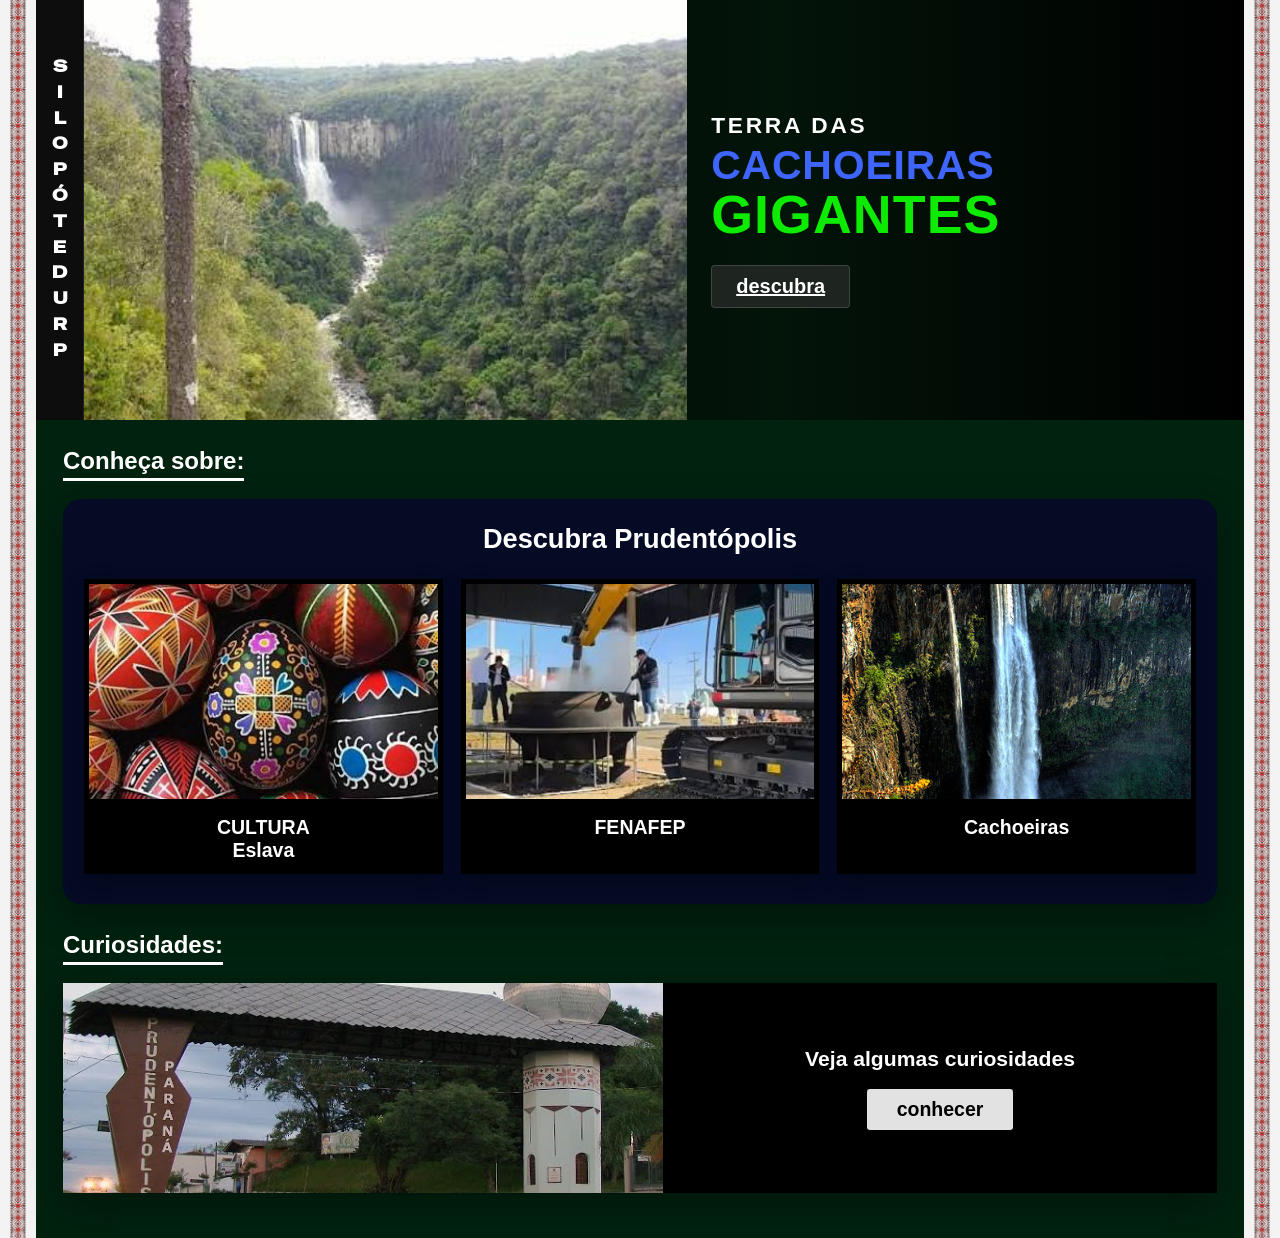
<file: index.html>
<!DOCTYPE html>
<html lang="pt-br">
<head>
    <meta charset="UTF-8">
    <meta name="viewport" content="width=device-width, initial-scale=1.0">
    <title>PRUDENTÓPOLIS</title>
    <link rel="stylesheet" href="style.css">
    <link rel="preconnect" href="https://fonts.googleapis.com">
<link rel="preconnect" href="https://fonts.gstatic.com" crossorigin>
<link href="https://fonts.googleapis.com/css2?family=Special+Gothic+Expanded+One&display=swap" rel="stylesheet">
</head>
<body>
    <div class="layout"> 
        <div class="lateral" aria-hidden="true"></div>
            <main class="site">
                <div class="hero">
                    <div class="prudentopolis">
                        <h2>SILOPÓTEDURP</h2>
                    </div>
                    <div class="foto-saojoao">
                        <img src="trabalho cachoeiras gigantes/cachoeiras/sãojoao.jpg" alt="foto do Salto São João">
                        <div class="cachoeiras">
                            <h3>Terra das</h3>
                            <h2>CACHOEIRAS</h2>
                            <h1>GIGANTES</h1>
                            <div class="button">
                             <span><button><a href="#descubra">descubra</a></button></span>
                            </div>
                       </div>
                   </div>
                </div>


               <div class="container" id="descubra">
                    <div class="conheça"><h3>Conheça sobre:</h3></div>
                    <div class="box">
                        <h2><a href="#descubra">Descubra Prudentópolis</a></h2>
                        <div class="box1">
                            <div class="tudo-junto">
                                <div class="quadrado">
                                    <img src="trabalho cachoeiras gigantes/ornamento]/eslava.jpg" alt="imagem de pessanka">
                                    <h1><a href="cultura-eslava.html">CULTURA<br>Eslava</a></h1>
                                </div>
                                <div class="quadrado2">
                                    <img src="trabalho cachoeiras gigantes/ornamento]/feijoadafenafep.jpg" alt="imagem de fenafep">
                                    <h1><a href="fenafep.html">FENAFEP</a></h1>
                                </div>
                                <div class="quadrado3">
                                    <img src="trabalho cachoeiras gigantes/cachoeiras/saofrancisco.jpg" alt="imagem de salto são francisco">
                                    <h1><a href="cachoeiras.html">Cachoeiras</a></h1>
                                </div>
                            </div>
                        </div>
                    </div>
               </div>


               <div class='box-curiosidades'>
                    <div class="curiosidades-header"><h3>Curiosidades:</h3></div>
                    <div class="box2">
                        <img src="trabalho cachoeiras gigantes/ornamento]/curiosidades.jpg" alt="imagem de curiosidades">
                        <div class="box2-conteudo">
                            <h1>Veja algumas curiosidades</h1>
                            <button><a href="curiosidades.html">conhecer</a></button>
                        </div>
                    </div>
               </div>
          </main>
<div class="lateral" aria-hidden="true"></div>
</div>
</body>
</html>
</file>
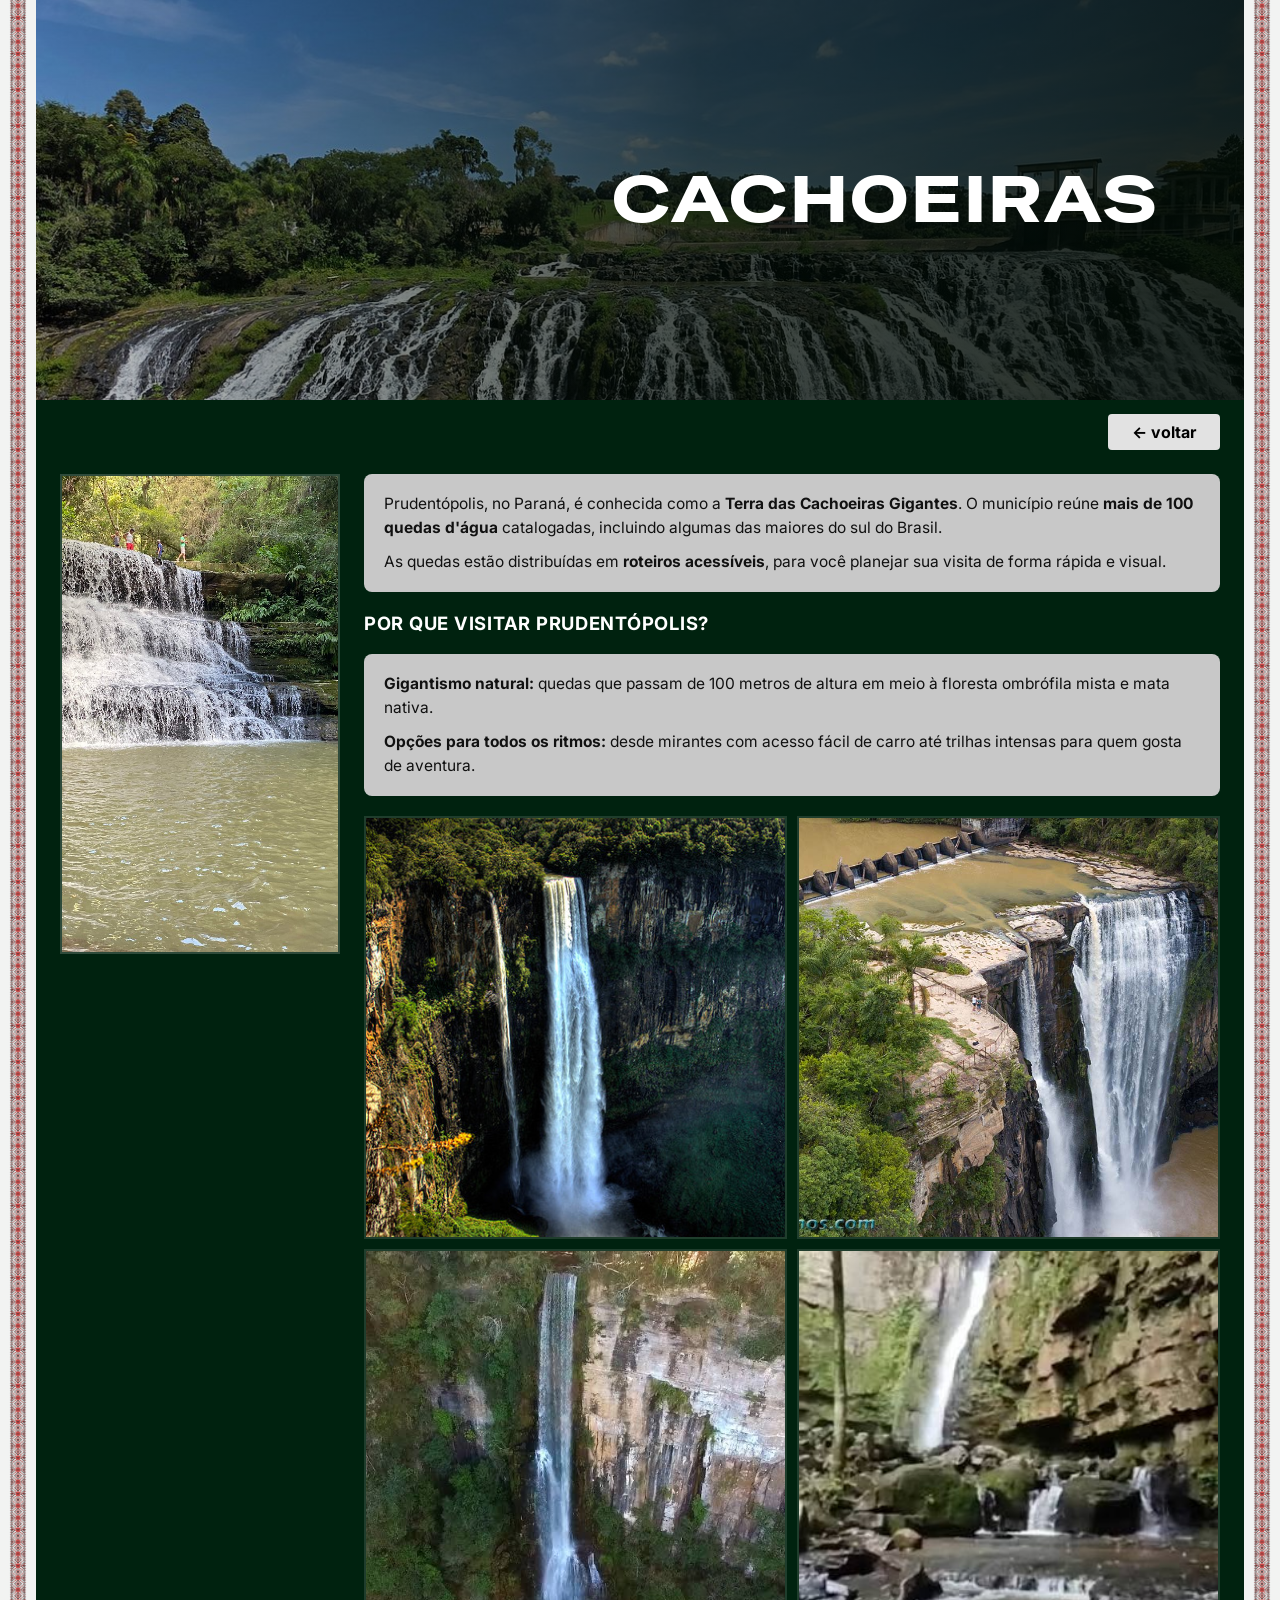
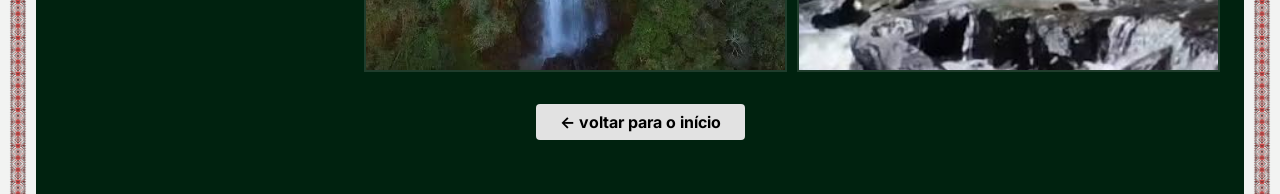
<file: cachoeiras.html>
<!DOCTYPE html>
<html lang="pt-br">
<head>
    <meta charset="UTF-8">
    <meta name="viewport" content="width=device-width, initial-scale=1.0">
    <title>Cachoeiras – Prudentópolis, Terra das Cachoeiras Gigantes</title>
    <meta name="description" content="Conheça as mais de 100 cachoeiras catalogadas em Prudentópolis, Paraná, a Terra das Cachoeiras Gigantes.">
    <link rel="stylesheet" href="cachoeiras.css">
    <link rel="preconnect" href="https://fonts.googleapis.com">
    <link rel="preconnect" href="https://fonts.gstatic.com" crossorigin>
    <link href="https://fonts.googleapis.com/css2?family=Special+Gothic+Expanded+One&family=Inter:wght@400;600;700;900&display=swap" rel="stylesheet">
</head>
<body>
<div class="layout">
    <div class="lateral" aria-hidden="true"></div>
    <main class="site">

        <section class="hero">
            <img class="hero-img" src="trabalho cachoeiras gigantes/cachoeiras/saltomanduri.jpg" alt="Salto Manduri em Prudentópolis">
            <div class="hero-overlay">
                <h1 class="hero-titulo">CACHOEIRAS</h1>
            </div>
        </section>

        <div class="nav-top">
            <a href="index.html" class="btn-voltar" id="btn-voltar-topo">← voltar</a>
        </div>

        <section class="corpo">

            <div class="coluna-esq">
                <img class="foto-canion" src="trabalho cachoeiras gigantes/cachoeiras/saltoninhodocorvo.jpg" alt="Salto Ninho do Corvo em cânion">
            </div>

            <div class="coluna-dir">

                <div class="card-texto" id="card-intro">
                    <p>Prudentópolis, no Paraná, é conhecida como a <strong>Terra das Cachoeiras Gigantes</strong>. O município reúne <strong>mais de 100 quedas d'água</strong> catalogadas, incluindo algumas das maiores do sul do Brasil.</p>
                    <p>As quedas estão distribuídas em <strong>roteiros acessíveis</strong>, para você planejar sua visita de forma rápida e visual.</p>
                </div>

                <h2 class="subtitulo-secao" id="por-que-visitar">POR QUE VISITAR PRUDENTÓPOLIS?</h2>

                <div class="card-texto" id="card-topicos">
                    <p><strong>Gigantismo natural:</strong> quedas que passam de 100 metros de altura em meio à floresta ombrófila mista e mata nativa.</p>
                    <p><strong>Opções para todos os ritmos:</strong> desde mirantes com acesso fácil de carro até trilhas intensas para quem gosta de aventura.</p>
                </div>

                <div class="grade-fotos" id="grade-cachoeiras" aria-label="Galeria de cachoeiras de Prudentópolis">
                    <img src="trabalho cachoeiras gigantes/cachoeiras/saofrancisco.jpg" alt="Salto São Francisco">
                    <img src="trabalho cachoeiras gigantes/cachoeiras/baraodoriobranco.jpg" alt="Salto Barão do Rio Branco">
                    <img src="trabalho cachoeiras gigantes/cachoeiras/saltosete.jpg" alt="Salto dos Sete">
                    <img src="trabalho cachoeiras gigantes/cachoeiras/jacutinga.jpg" alt="Salto Jacutinga">
                </div>

            </div>

        </section>

        <div class="nav-voltar-bottom">
            <a href="index.html" class="btn-voltar" id="btn-voltar-bottom">← voltar para o início</a>
        </div>

    </main>
    <div class="lateral" aria-hidden="true"></div>
</div>
</body>
</html>
</file>
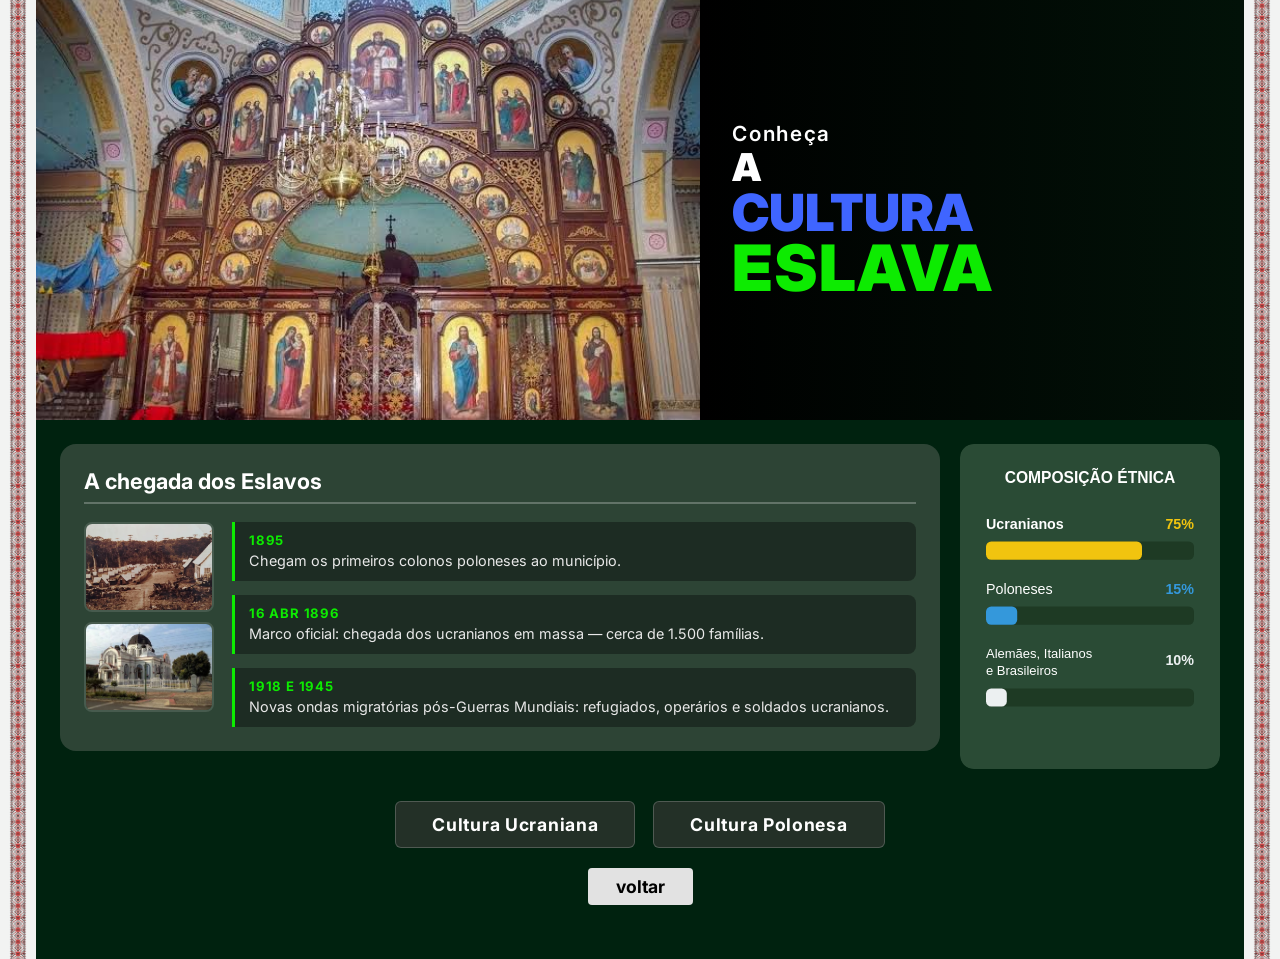
<file: cultura-eslava.html>
<!DOCTYPE html>
<html lang="pt-br">
<head>
    <meta charset="UTF-8">
    <meta name="viewport" content="width=device-width, initial-scale=1.0">
    <title>Cultura Eslava – Prudentópolis</title>
    <meta name="description" content="Conheça a rica Cultura Eslava de Prudentópolis: história, composição étnica e subculturas ucraniana e polonesa.">
    <link rel="stylesheet" href="cultura-eslava.css">
    <link rel="preconnect" href="https://fonts.googleapis.com">
    <link rel="preconnect" href="https://fonts.gstatic.com" crossorigin>
    <link href="https://fonts.googleapis.com/css2?family=Special+Gothic+Expanded+One&family=Inter:wght@400;600;700;900&display=swap" rel="stylesheet">
</head>
<body>
<div class="layout">
    <div class="lateral" aria-hidden="true"></div>
    <main class="site">

       
        <section class="hero">
            <img class="hero-img" src="trabalho cachoeiras gigantes/igrejas/saojosafat.jpg" alt="Igreja São Josafat">
            <div class="hero-text">
                <span class="hero-sub">Conheça</span>
                <span class="hero-mid">A</span>
                <span class="hero-main">Cultura</span>
                <h1 class="hero-title">Eslava</h1>
            </div>
        </section>


   

       
        <section class="secao-chegada">
            <div class="card-chegada">
                <h2 class="card-titulo">A chegada dos Eslavos</h2>
                <div class="card-corpo">
                    <div class="card-imgs">
                        <img src="trabalho cachoeiras gigantes/ornamento]/imagemeslava.webp" alt="Cultura Eslava">
                        <img src="trabalho cachoeiras gigantes/igrejas/saojosafat2.jpg" alt="Igreja São Josafat">
                    </div>
                    <div class="card-timeline">
                        <div class="tl-item">
                            <span class="tl-ano">1895</span>
                            <p>Chegam os primeiros colonos poloneses ao município.</p>
                        </div>
                        <div class="tl-item">
                            <span class="tl-ano">16 abr 1896</span>
                            <p>Marco oficial: chegada dos ucranianos em massa — cerca de 1.500 famílias.</p>
                        </div>
                        <div class="tl-item">
                            <span class="tl-ano">1918 e 1945</span>
                            <p>Novas ondas migratórias pós-Guerras Mundiais: refugiados, operários e soldados ucranianos.</p>
                        </div>
                    </div>
                </div>
            </div>

          
                <div class="grafico-bloco">
                    <img src="trabalho cachoeiras gigantes/svgs/grafico-etnico-prudentopolis.svg" alt="Gráfico de composição étnica de Prudentópolis" class="grafico-svg">
                </div>
        </section>

  
        <div class="nav-btns">
            <a href="cultura-ucraniana.html" class="btn-cultura">Cultura Ucraniana</a>
            <a href="cultura-polonesa.html" class="btn-cultura">Cultura Polonesa</a>
        </div>
        <div class="nav-voltar-bottom">
            <a href="index.html" class="btn-voltar">voltar</a>
        </div>

    </main>
    <div class="lateral" aria-hidden="true"></div>
</div>
</body>
</html>
</file>
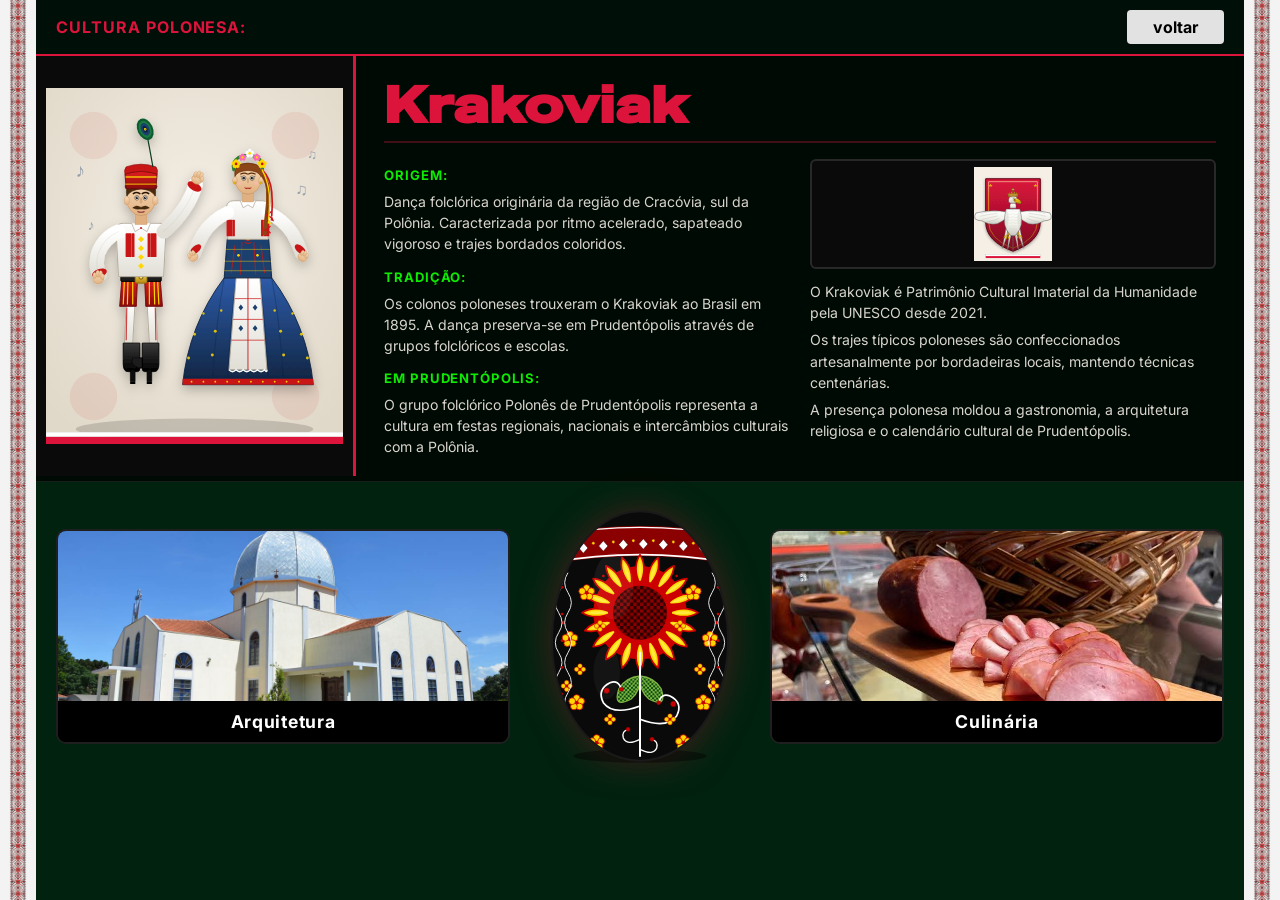
<file: cultura-polonesa.html>
<!DOCTYPE html>
<html lang="pt-br">
<head>
    <meta charset="UTF-8">
    <meta name="viewport" content="width=device-width, initial-scale=1.0">
    <title>Cultura Polonesa – Prudentópolis</title>
    <meta name="description" content="Cultura Polonesa em Prudentópolis: Krakoviak, arquitetura de igrejas e culinária típica.">
    <link rel="stylesheet" href="cultura-polonesa.css">
    <link rel="preconnect" href="https://fonts.googleapis.com">
    <link rel="preconnect" href="https://fonts.gstatic.com" crossorigin>
    <link href="https://fonts.googleapis.com/css2?family=Special+Gothic+Expanded+One&family=Inter:wght@400;600;700;900&display=swap" rel="stylesheet">
</head>
<body>
<div class="layout">
    <div class="lateral" aria-hidden="true"></div>
    <main class="site">

        
        <div class="topo">
            <span class="secao-label">Cultura Polonesa:</span>
            <a href="cultura-eslava.html" class="btn-voltar">voltar</a>
        </div>

        
        <section class="hero">
            <div class="hero-inner">
                <img class="hero-foto" src="trabalho cachoeiras gigantes/svgs/dançarinosdokrakowiak.svg" alt="Dança Krakoviak">
                <div class="hero-texto">
                    <h1 class="hero-titulo">Krakoviak</h1>
                    <div class="hero-conteudo">
                        <div class="hero-col">
                            <h4>Origem:</h4>
                            <p>Dança folclórica originária da região de Cracóvia, sul da Polônia. Caracterizada por ritmo acelerado, sapateado vigoroso e trajes bordados coloridos.</p>
                            <h4>Tradição:</h4>
                            <p>Os colonos poloneses trouxeram o Krakoviak ao Brasil em 1895. A dança preserva-se em Prudentópolis através de grupos folclóricos e escolas.</p>
                            <h4>Em Prudentópolis:</h4>
                            <p>O grupo folclórico Polonês de Prudentópolis representa a cultura em festas regionais, nacionais e intercâmbios culturais com a Polônia.</p>
                        </div>
                        <div class="hero-col">
                            <img src="trabalho cachoeiras gigantes/svgs/aguiabrancapolonesa.svg" alt="Águia Branca Polonesa">
                            <p>O Krakoviak é Patrimônio Cultural Imaterial da Humanidade pela UNESCO desde 2021.</p>
                            <p>Os trajes típicos poloneses são confeccionados artesanalmente por bordadeiras locais, mantendo técnicas centenárias.</p>
                            <p>A presença polonesa moldou a gastronomia, a arquitetura religiosa e o calendário cultural de Prudentópolis.</p>
                        </div>
                    </div>
                </div>
            </div>
        </section>

        
        <input type="radio" id="pl-arq" name="detalhe-pl" class="radio-ctrl" hidden>
        <input type="radio" id="pl-cul" name="detalhe-pl" class="radio-ctrl" hidden>

       
        <section class="cards-secao">

            
            <div class="cards-linha">
                <label for="pl-arq" class="card-btn" id="label-arq">
                    <img src="trabalho cachoeiras gigantes/igrejas/nossasenhoradaimaculadaconceiçãoigreja1.jpg" alt="Arquitetura Polonesa">
                    <span>Arquitetura</span>
                </label>

                <div class="pessanka-centro">
                    <img src="trabalho cachoeiras gigantes/svgs/pessanka.svg" alt="Pêssanka polonesa — ornamento central">
                </div>

                <label for="pl-cul" class="card-btn" id="label-cul">
                    <img src="trabalho cachoeiras gigantes/comidas/cracóvia.jpg" alt="Culinária Polonesa">
                    <span>Culinária</span>
                </label>
            </div>

           
            <div class="painel" id="painel-arq">
                <h3 class="painel-titulo">Igrejas</h3>
                <div class="painel-corpo">
                    <div class="painel-texto">
                        <h4>Arquitetura</h4>
                        <p>As igrejas polonesas de Prudentópolis são construídas em estilo neogótico, com torres pontiagudas, vitrais coloridos e altares barrocos dourados, refletindo a fé católica romana dos colonos.</p>
                        <p>A Igreja Nossa Senhora da Imaculada Conceição, fundada em 1897, é a primeira construção religiosa polonesa do município e tombada como patrimônio histórico do Paraná.</p>
                        <p>O cemitério adjacente preserva inscrições em polonês e símbolos nacionais que contam a história das primeiras famílias colonizadoras.</p>
                        <h4>Primeira Igreja do município polonês:</h4>
                        <p>Construída em madeira nativa do Paraná em 1895, a capela original hoje é preservada como museu vivo, visitável durante o Festival de Cultura Polonesa.</p>
                    </div>
                    <div class="painel-fotos">
                        <img src="trabalho cachoeiras gigantes/igrejas/nossasenhoradaimaculadaconceiçãoigreja1.jpg" alt="Igreja polonesa">
                        <img src="trabalho cachoeiras gigantes/svgs/igrejacatólicapolonesa.svg" alt="Igreja Católica Polonesa">
                        <img src="trabalho cachoeiras gigantes/igrejas/tijucopretoigreja2.jpg" alt="Igreja Tijuco Preto">
                    </div>
                </div>
            </div>

          
            <div class="painel" id="painel-cul">
                <h3 class="painel-titulo">Culinária Polonesa</h3>
                <div class="painel-corpo">
                    <div class="painel-texto">
                        <h4>Pratos típicos</h4>
                        <p>O <strong>Pierogi</strong> (pastel polonês recheado) é a versão polonesa do varenyky ucraniano: massa fina recheada com batata, queijo ou carne, frita em manteiga com cebola caramelizada.</p>
                        <p>A <strong>Kielbasa</strong> (linguiça polonesa defumada) é produzida por açougues artesanais de Prudentópolis segundo receitas trazidas da Polônia, usando especiarias como alho, pimenta-do-reino e manjerona.</p>
                        <p>O <strong>Bigos</strong>, ensopado de chucrute com carne de porco e linguiça, é o prato nacional polonês mais servido nas festas culturais do município.</p>
                        <p>A culinária polonesa integra-se à ucraniana em Prudentópolis, formando uma gastronomia eslava única no Brasil.</p>
                    </div>
                    <div class="painel-fotos">
                        <img src="trabalho cachoeiras gigantes/comidas/cracóvia.jpg" alt="Culinária polonesa">
                        <img src="trabalho cachoeiras gigantes/svgs/culinariapolonesa.svg" alt="Culinária Polonesa SVG">
                    </div>
                </div>
            </div>

        </section>

    </main>
    <div class="lateral" aria-hidden="true"></div>
</div>
</body>
</html>
</file>
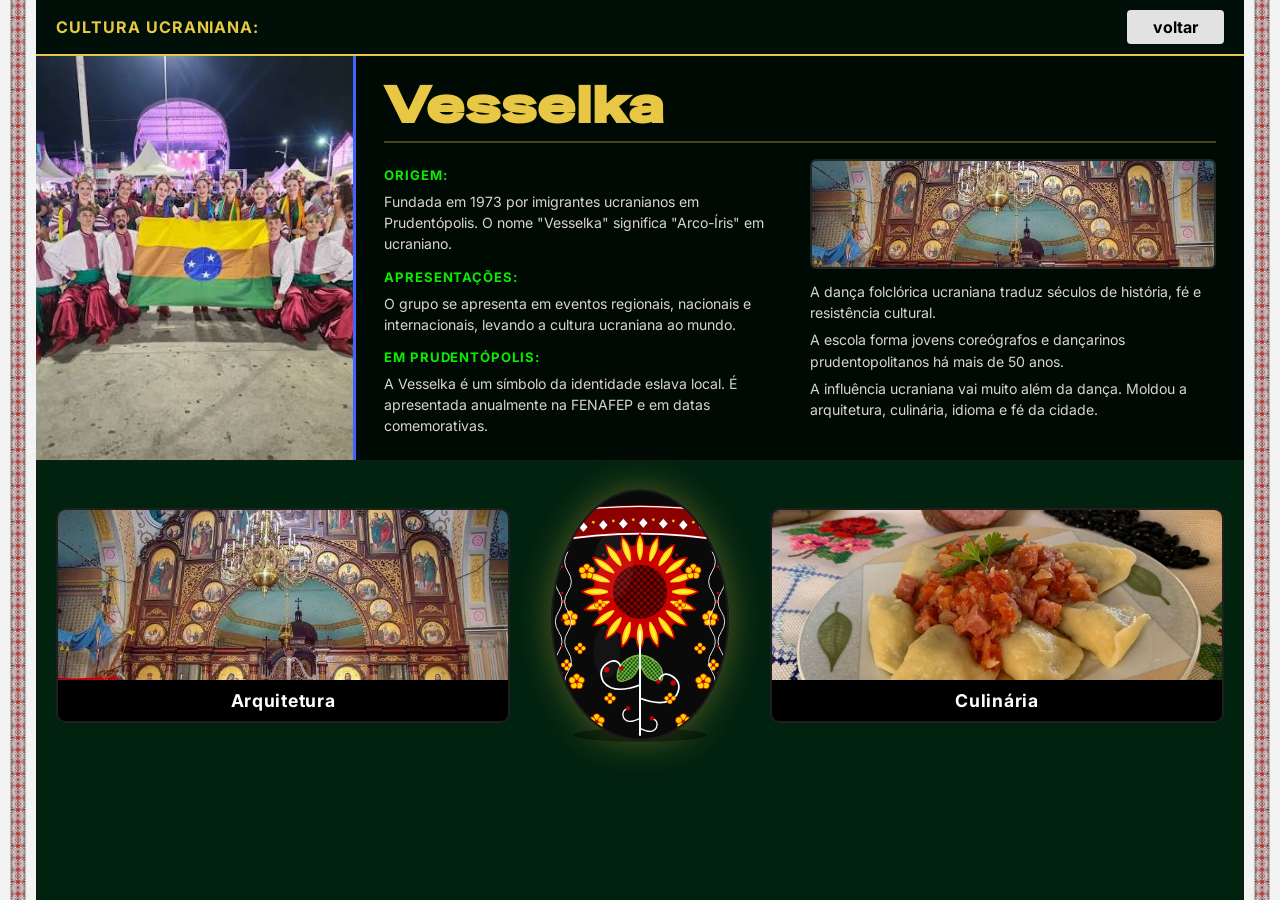
<file: cultura-ucraniana.html>
<!DOCTYPE html>
<html lang="pt-br">
<head>
    <meta charset="UTF-8">
    <meta name="viewport" content="width=device-width, initial-scale=1.0">
    <title>Cultura Ucraniana – Prudentópolis</title>
    <meta name="description" content="Cultura Ucraniana em Prudentópolis: Vesselka, arquitetura de igrejas e culinária típica.">
    <link rel="stylesheet" href="cultura-ucraniana.css">
    <link rel="preconnect" href="https://fonts.googleapis.com">
    <link rel="preconnect" href="https://fonts.gstatic.com" crossorigin>
    <link href="https://fonts.googleapis.com/css2?family=Special+Gothic+Expanded+One&family=Inter:wght@400;600;700;900&display=swap" rel="stylesheet">
</head>
<body>
<div class="layout">
    <div class="lateral" aria-hidden="true"></div>
    <main class="site">

        <div class="topo">
            <span class="secao-label">Cultura Ucraniana:</span>
            <a href="cultura-eslava.html" class="btn-voltar">voltar</a>
        </div>

       
        <section class="hero">
            <div class="hero-inner">
                <img class="hero-foto" src="trabalho cachoeiras gigantes/ornamento]/vesselka.jpg" alt="Dança Vesselka">
                <div class="hero-texto">
                    <h1 class="hero-titulo">Vesselka</h1>
                    <div class="hero-conteudo">
                        <div class="hero-col">
                            <h4>Origem:</h4>
                            <p>Fundada em 1973 por imigrantes ucranianos em Prudentópolis. O nome "Vesselka" significa "Arco-Íris" em ucraniano.</p>
                            <h4>Apresentações:</h4>
                            <p>O grupo se apresenta em eventos regionais, nacionais e internacionais, levando a cultura ucraniana ao mundo.</p>
                            <h4>Em Prudentópolis:</h4>
                            <p>A Vesselka é um símbolo da identidade eslava local. É apresentada anualmente na FENAFEP e em datas comemorativas.</p>
                        </div>
                        <div class="hero-col">
                            <img src="trabalho cachoeiras gigantes/igrejas/saojosafat.jpg" alt="Igreja São Josafat">
                            <p>A dança folclórica ucraniana traduz séculos de história, fé e resistência cultural.</p>
                            <p>A escola forma jovens coreógrafos e dançarinos prudentopolitanos há mais de 50 anos.</p>
                            <p>A influência ucraniana vai muito além da dança. Moldou a arquitetura, culinária, idioma e fé da cidade.</p>
                        </div>
                    </div>
                </div>
            </div>
        </section>

        
        <input type="radio" id="uc-arq" name="detalhe-uc" class="radio-ctrl" hidden>
        <input type="radio" id="uc-cul" name="detalhe-uc" class="radio-ctrl" hidden>

        
        <section class="cards-secao">

            
            <div class="cards-linha">
                <label for="uc-arq" class="card-btn" id="label-arq">
                    <img src="trabalho cachoeiras gigantes/igrejas/saojosafat.jpg" alt="Arquitetura Ucraniana">
                    <span>Arquitetura</span>
                </label>

                <div class="pessanka-centro">
                    <img src="trabalho cachoeiras gigantes/svgs/pessanka.svg" alt="Pêssanka Ucraniana">
                </div>

                <label for="uc-cul" class="card-btn" id="label-cul">
                    <img src="trabalho cachoeiras gigantes/comidas/vareneke.jpeg" alt="Culinária Ucraniana">
                    <span>Culinária</span>
                </label>
            </div>

            
            <div class="painel" id="painel-arq">
                <button class="painel-fechar" onclick="document.getElementById('uc-arq').checked=false">✕</button>
                <h3 class="painel-titulo">Igrejas</h3>
                <div class="painel-corpo">
                    <div class="painel-texto">
                        <h4>Arquitetura</h4>
                        <p>Prudentópolis abriga mais de 60 igrejas de rito greco-católico ucraniano no campo e na cidade, tornando-a referência nacional em arquitetura religiosa eslava.</p>
                        <p>A Igreja São Josafat, construída entre 1935 e 1940, é a maior e mais imponente do município. Seus afrescos internos retratam santos e símbolos da fé ucraniana.</p>
                        <p>O estilo arquitetônico mescla influências do barroco ucraniano com elementos da arquitetura colonial paranaense.</p>
                        <h4>Destaques 2026</h4>
                        <p>O Santuário de São Miguel Arcanjo, fundado em 2001, é um dos mais visitados do Paraná, com área de 20 km² que abriga réplicas de igrejas ucranianas e a cultura eslava do município.</p>
                    </div>
                    <div class="painel-fotos">
                        <img src="trabalho cachoeiras gigantes/igrejas/saojosafat.jpg" alt="Igreja São Josafat">
                        <img src="trabalho cachoeiras gigantes/igrejas/igrejaucranianaesperançaigreja3.jpg" alt="Igreja Ucraniana">
                        <img src="trabalho cachoeiras gigantes/igrejas/igrejalinhaesperança.jpg" alt="Igreja Linha Esperança">
                    </div>
                </div>
            </div>


            <div class="painel" id="painel-cul">
                <h3 class="painel-titulo">Culinária Ucraniana</h3>
                <div class="painel-corpo">
                    <div class="painel-texto">
                        <h4>Pratos típicos</h4>
                        <p>O <strong>Varenyky</strong> (nhoque recheado ucraniano) é o prato mais emblemático, servido com requeijão, batata ou chucrute. Presença obrigatória na FENAFEP.</p>
                        <p>O <strong>Borsch</strong>, sopa de beterraba com carne e creme de leite, aquece as famílias eslava nas noites frias do interior paranaense há mais de 100 anos.</p>
                        <p>A culinária ucraniana de Prudentópolis foi adaptada e enriquecida com ingredientes locais brasileiros, criando uma fusão única e saborosa.</p>
                        <p>A <strong>Paska</strong> (pão pascal ucraniano) é assada anualmente pelas famílias nas festividades da Páscoa ortodoxa, mantendo a tradição viva por gerações.</p>
                    </div>
                    <div class="painel-fotos">
                        <img src="trabalho cachoeiras gigantes/comidas/vareneke.jpeg" alt="Varenyky">
                        <img src="trabalho cachoeiras gigantes/comidas/borsch.jpg" alt="Borsch">
                    </div>
                </div>
            </div>

        </section>

    </main>
    <div class="lateral" aria-hidden="true"></div>
</div>
</body>
</html>
</file>
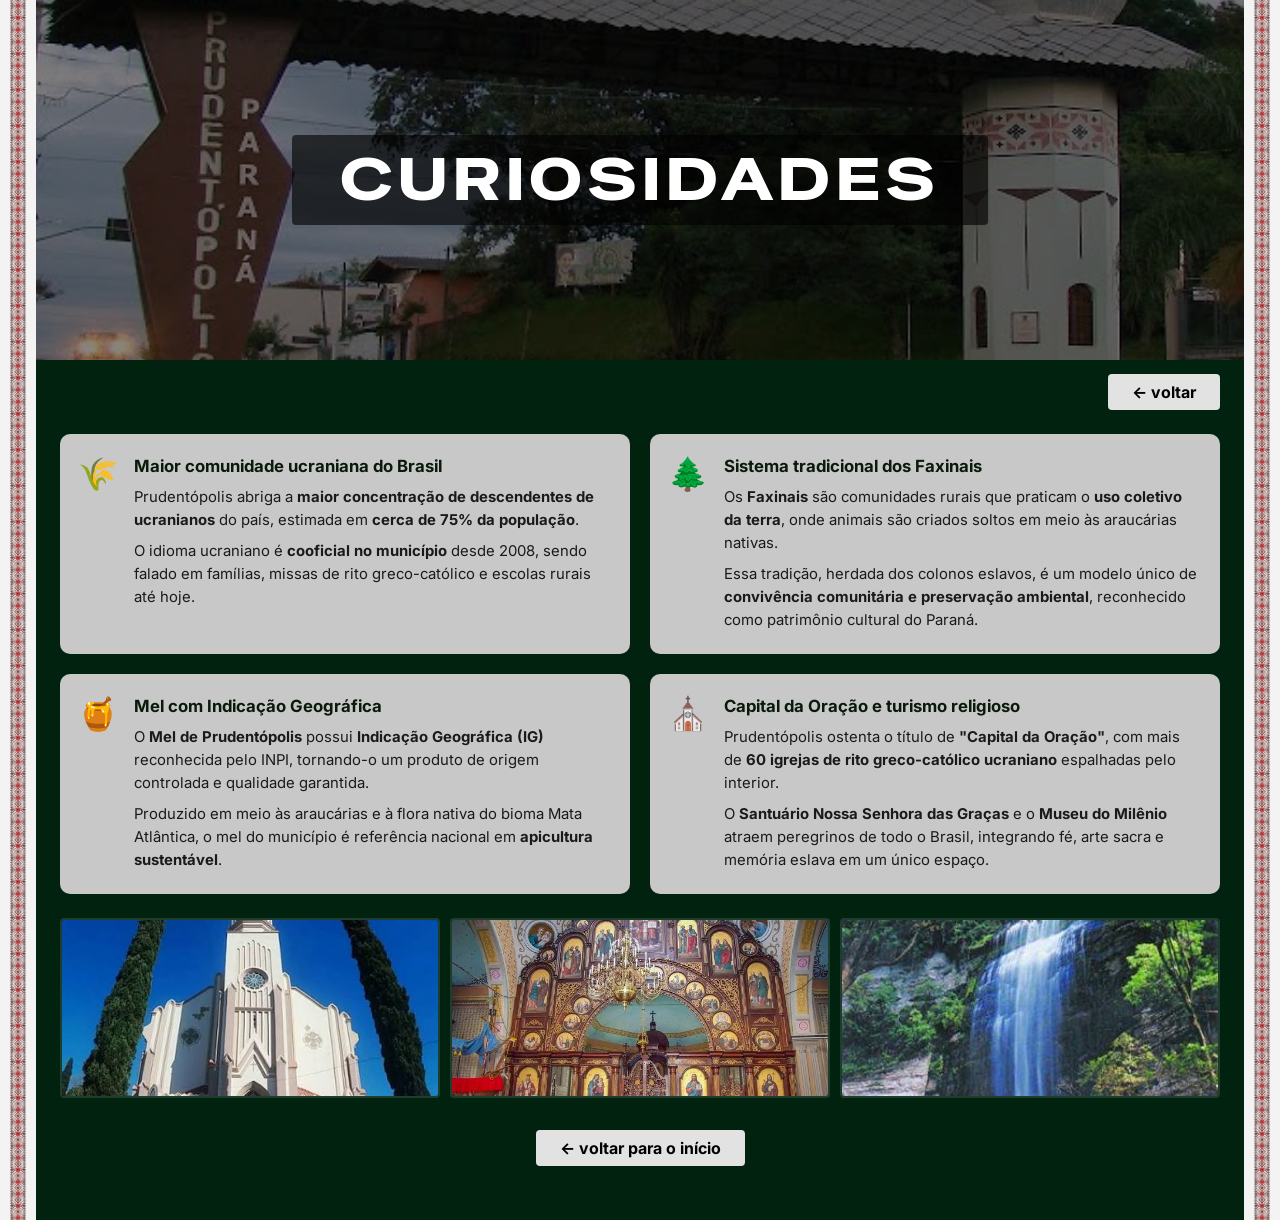
<file: curiosidades.html>
<!DOCTYPE html>
<html lang="pt-br">
<head>
    <meta charset="UTF-8">
    <meta name="viewport" content="width=device-width, initial-scale=1.0">
    <title>Curiosidades – Prudentópolis, Paraná</title>
    <meta name="description" content="Curiosidades inéditas sobre Prudentópolis: faxinais, mel com IG, Capital da Oração e muito mais.">
    <link rel="stylesheet" href="curiosidades.css">
    <link rel="preconnect" href="https://fonts.googleapis.com">
    <link rel="preconnect" href="https://fonts.gstatic.com" crossorigin>
    <link href="https://fonts.googleapis.com/css2?family=Special+Gothic+Expanded+One&family=Inter:wght@400;600;700;900&display=swap" rel="stylesheet">
</head>
<body>
<div class="layout">
    <div class="lateral" aria-hidden="true"></div>
    <main class="site">

        <section class="hero">
            <img class="hero-img" src="trabalho cachoeiras gigantes/ornamento]/curiosidades.jpg" alt="Vista panorâmica de quedas d'água em Prudentópolis">
            <div class="hero-overlay">
                <div class="hero-caixa">
                    <h1 class="hero-titulo">CURIOSIDADES</h1>
                </div>
            </div>
        </section>

        <div class="nav-top">
            <a href="index.html" class="btn-voltar" id="btn-voltar-topo">← voltar</a>
        </div>

        <section class="secao-cards" aria-label="Curiosidades sobre Prudentópolis">

            <article class="card" id="card-ucranianos">
                <div class="card-icone" aria-hidden="true">🌾</div>
                <div class="card-corpo">
                    <h2 class="card-titulo">Maior comunidade ucraniana do Brasil</h2>
                    <p>Prudentópolis abriga a <strong>maior concentração de descendentes de ucranianos</strong> do país, estimada em <strong>cerca de 75% da população</strong>.</p>
                    <p>O idioma ucraniano é <strong>cooficial no município</strong> desde 2008, sendo falado em famílias, missas de rito greco-católico e escolas rurais até hoje.</p>
                </div>
            </article>

            <article class="card" id="card-faxinais">
                <div class="card-icone" aria-hidden="true">🌲</div>
                <div class="card-corpo">
                    <h2 class="card-titulo">Sistema tradicional dos Faxinais</h2>
                    <p>Os <strong>Faxinais</strong> são comunidades rurais que praticam o <strong>uso coletivo da terra</strong>, onde animais são criados soltos em meio às araucárias nativas.</p>
                    <p>Essa tradição, herdada dos colonos eslavos, é um modelo único de <strong>convivência comunitária e preservação ambiental</strong>, reconhecido como patrimônio cultural do Paraná.</p>
                </div>
            </article>

            <article class="card" id="card-mel">
                <div class="card-icone" aria-hidden="true">🍯</div>
                <div class="card-corpo">
                    <h2 class="card-titulo">Mel com Indicação Geográfica</h2>
                    <p>O <strong>Mel de Prudentópolis</strong> possui <strong>Indicação Geográfica (IG)</strong> reconhecida pelo INPI, tornando-o um produto de origem controlada e qualidade garantida.</p>
                    <p>Produzido em meio às araucárias e à flora nativa do bioma Mata Atlântica, o mel do município é referência nacional em <strong>apicultura sustentável</strong>.</p>
                </div>
            </article>

            <article class="card" id="card-religioso">
                <div class="card-icone" aria-hidden="true">⛪</div>
                <div class="card-corpo">
                    <h2 class="card-titulo">Capital da Oração e turismo religioso</h2>
                    <p>Prudentópolis ostenta o título de <strong>"Capital da Oração"</strong>, com mais de <strong>60 igrejas de rito greco-católico ucraniano</strong> espalhadas pelo interior.</p>
                    <p>O <strong>Santuário Nossa Senhora das Graças</strong> e o <strong>Museu do Milênio</strong> atraem peregrinos de todo o Brasil, integrando fé, arte sacra e memória eslava em um único espaço.</p>
                </div>
            </article>

        </section>

        <div class="galeria-banner" aria-label="Imagens de Prudentópolis">
            <img src="trabalho cachoeiras gigantes/igrejas/prudentopolisportalnossasenhoradasgraças.jpg" alt="Santuário Nossa Senhora das Graças">
            <img src="trabalho cachoeiras gigantes/igrejas/saojosafat.jpg" alt="Igreja São Josafat">
            <img src="trabalho cachoeiras gigantes/cachoeiras/saosebastiao.jpg" alt="Salto São Sebastião">
        </div>

        <div class="nav-voltar-bottom">
            <a href="index.html" class="btn-voltar" id="btn-voltar-bottom">← voltar para o início</a>
        </div>

    </main>
    <div class="lateral" aria-hidden="true"></div>
</div>
</body>
</html>
</file>
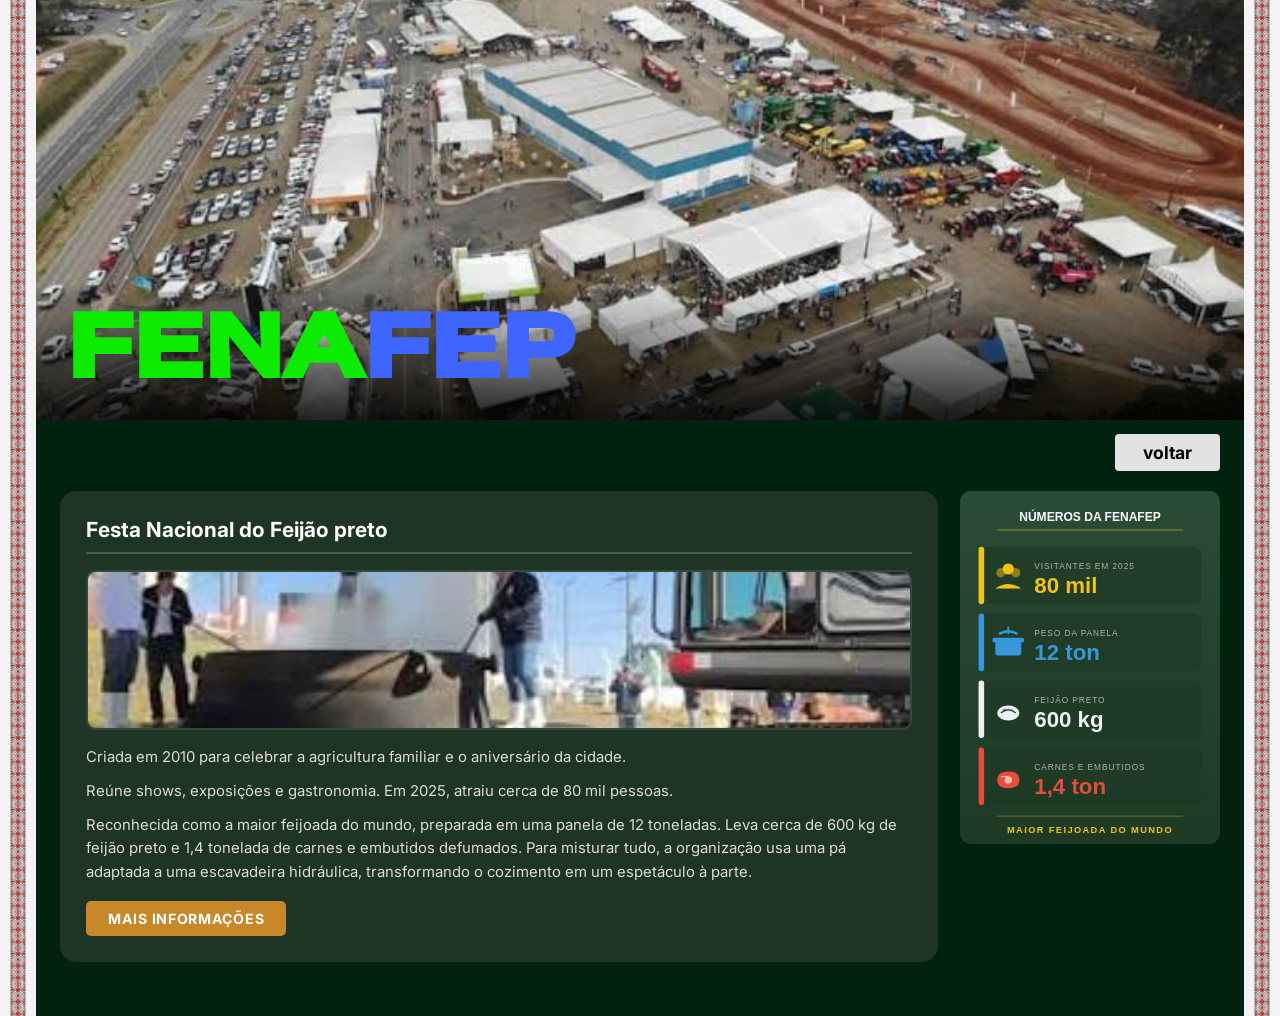
<file: fenafep.html>
<!DOCTYPE html>
<html lang="pt-br">
<head>
    <meta charset="UTF-8">
    <meta name="viewport" content="width=device-width, initial-scale=1.0">
    <title>FENAFEP – Prudentópolis</title>
    <meta name="description" content="Festa Nacional do Feijão Preto em Prudentópolis: números, história e cultura da FENAFEP.">
    <link rel="stylesheet" href="fenafep.css">
    <link rel="preconnect" href="https://fonts.googleapis.com">
    <link rel="preconnect" href="https://fonts.gstatic.com" crossorigin>
    <link href="https://fonts.googleapis.com/css2?family=Special+Gothic+Expanded+One&family=Inter:wght@400;600;700;900&display=swap" rel="stylesheet">
</head>
<body>
<div class="layout">
    <div class="lateral" aria-hidden="true"></div>
    <main class="site">

        
        <section class="hero">
            <img class="hero-img" src="trabalho cachoeiras gigantes/fenafep.jpg" alt="FENAFEP vista aérea">
            <div class="hero-text">
                <h1 class="hero-title"><span class="fena">FENA</span><span class="fep">FEP</span></h1>
            </div>
        </section>

      
        <div class="nav-top">
            <a href="index.html" class="btn-voltar">voltar</a>
        </div>



        <!-- CONTEÚDO PRINCIPAL -->
        <section class="secao-principal">

            <div class="card-festa">
                <h2 class="card-titulo">Festa Nacional do Feijão preto</h2>
                <div class="card-logo">
                    <img src="trabalho cachoeiras gigantes/ornamento]/feijoadafenafep.jpg" alt="Logo FENAFEP">
                </div>
                <div class="card-texto">
                    <p>Criada em 2010 para celebrar a agricultura familiar e o aniversário da cidade.</p>
                    <p>Reúne shows, exposições e gastronomia. Em 2025, atraiu cerca de 80 mil pessoas.</p>
                    <p>Reconhecida como a maior feijoada do mundo, preparada em uma panela de 12 toneladas. Leva cerca de 600 kg de feijão preto e 1,4 tonelada de carnes e embutidos defumados. Para misturar tudo, a organização usa uma pá adaptada a uma escavadeira hidráulica, transformando o cozimento em um espetáculo à parte.
                    </p>
                </div>
                <a class="btn-saibamais" href="#">MAIS INFORMAÇÕES</a>
            </div>

            <aside class="numeros">
                <img src="trabalho cachoeiras gigantes/svgs/infograficofenafep.svg" alt="Infográfico com números da FENAFEP" class="infografico-svg">
            </aside>

        </section>

    </main>
    <div class="lateral" aria-hidden="true"></div>
</div>
</body>
</html>
</file>
<file: style.css>
* {
    box-sizing: border-box;
}

body {
    margin: 0;
    background-color: #03200e;
    font-family: Arial, Helvetica, sans-serif;
    color: #f4f1ea;
}

img {
    display: block;
    max-width: 100%;
}

a {
    color: inherit;
    text-decoration: none;
}

.layout {
    display: grid;
    grid-template-columns: 36px minmax(0, 1fr) 36px;
    width: min(100%, 1440px);
    min-height: 100vh;
    margin: 0 auto;
    background: #00220f;
    box-shadow: 0 0 50px rgba(0, 0, 0, 0.6);
}

.lateral {
    background-color: #fff;
    background-image: url("trabalho cachoeiras gigantes/ornamento]/depositphotos_54189955-stock-illustration-embroidery-ukrainian-national-ornament.webp");
    background-repeat: repeat-y;
    background-position: top center;
    background-size: 100% auto;
    opacity: 0.95;
}

.site {
    position: relative;
    min-width: 0;
    display: flex;
    flex-direction: column;
    padding-bottom: 45px;
}

/* ==========================================================================
   1. SEÇÃO HERO (Topo / Salto São João + Tipografia + SILOPÓTEDURP)
   ========================================================================== */

.hero {
    display: flex;
    align-items: stretch;
    background-color: #000000;
    width: 100%;
    min-height: 345px;
    overflow: hidden;
}

.prudentopolis {
    flex: 0 0 48px;
    background-color: #0d0d0d;
    display: flex;
    align-items: center;
    justify-content: center;
    border-right: 1px solid rgba(255, 255, 255, 0.08);
}

.prudentopolis h2 {
      font-family: "Special Gothic Expanded One", sans-serif;
  font-weight: 400;
  font-style: normal;
    margin: 0;
    color: #ffffff;
    writing-mode: vertical-lr;
    text-orientation: upright;
    font-size: 1.08rem;
    font-weight: 700;
    letter-spacing: 0.22em;
    text-transform: uppercase;
    white-space: nowrap;
}

.foto-saojoao {
    flex: 1;
    display: flex;
    align-items: center;
    justify-content: space-between;
    background: linear-gradient(90deg, #000000 0%, #031409 60%, #000000 100%);
    overflow: hidden;
}

.foto-saojoao img {
    width: 52%;
    height: 100%;
    min-height: 345px;
    max-height: 420px;
    object-fit: cover;
    flex-shrink: 0;
    border: none;
    border-radius: 0;
    box-shadow: none;
}

.cachoeiras {
    flex: 1;
    min-width: 0;
    padding: 24px 30px 24px 24px;
    display: flex;
    flex-direction: column;
    justify-content: center;
    align-items: flex-start;
}

.cachoeiras h3 {
    margin: 0 0 6px;
    font-size: 1.42rem;
    font-weight: 600;
    letter-spacing: 0.12em;
    text-transform: uppercase;
    color: #ffffff;
}

.cachoeiras h2 {
    margin: 0;
    font-size: clamp(2.4rem, 3.2vw, 3.45rem);
    font-weight: 900;
    text-transform: uppercase;
    line-height: 1;
    letter-spacing: 0.02em;
    color: #3f65ff; /* Figma blue */
}

.cachoeiras h1 {
    margin: 3px 0 24px;
    font-size: clamp(3.15rem, 4.2vw, 4.5rem);
    font-weight: 900;
    line-height: 0.95;
    letter-spacing: 0.02em;
    text-transform: uppercase;
    color: #0deb01; /* Figma lime green */
}

.button {
    display: flex;
    justify-content: flex-start;
}

.button button {
    border: 1px solid rgba(255, 255, 255, 0.15);
    border-radius: 4px;
    background: #1e2420;
    padding: 9px 24px;
    color: #ffffff;
    font-size: 1.25rem;
    font-weight: 600;
    text-decoration: underline;
    cursor: pointer;
    transition: background-color 0.2s ease;
}

.button button:hover {
    background: #2a332d;
}

/* ==========================================================================
   2. SEÇÃO "CONHEÇA SOBRE" (Descubra Prudentópolis + 3 Cards)
   ========================================================================== */

.container {
    width: 100%;
    padding: 27px 27px 0;
}

.conheça h3 {
    display: inline-block;
    margin: 0 0 18px;
    font-size: 1.5rem;
    font-weight: 700;
    color: #ffffff;
    border-bottom: 3px solid #ffffff;
    padding-bottom: 3px;
}

.box {
    background-color: #050a25; /* Contêiner azul marinho escuro do Figma */
    border-radius: 18px;
    padding: 24px 21px 30px;
    box-shadow: 0 12px 36px rgba(0, 0, 0, 0.4);
}

.box > h2 {
    margin: 0 0 24px;
    text-align: center;
    font-size: 1.7rem;
    font-weight: 700;
    color: #ffffff;
}

.tudo-junto {
    display: grid;
    grid-template-columns: repeat(3, 1fr);
    gap: 18px;
}

.quadrado,
.quadrado2,
.quadrado3 {
    background-color: #000000;
    display: flex;
    flex-direction: column;
    align-items: center;
    overflow: hidden;
    box-shadow: 0 6px 18px rgba(0, 0, 0, 0.3);
}

.quadrado img,
.quadrado2 img,
.quadrado3 img {
    width: 100%;
    height: 225px;
    object-fit: cover;
    border-color: #000000;
    border-style: solid;
    border-width: 5px;
}

.quadrado h1,
.quadrado2 h1,
.quadrado3 h1 {
    margin: 0;
    width: 100%;
    padding: 12px 6px;
    text-align: center;
    font-size: 1.22rem;
    font-weight: 700;
    color: #ffffff;
    background-color: #000000;
}

/* ==========================================================================
   3. SEÇÃO DE CURIOSIDADES (Portal de Prudentópolis + Botão Conhecer)
   ========================================================================== */

.box-curiosidades {
    width: 100%;
    padding: 27px 27px 0;
}

.curiosidades-header h3 {
    display: inline-block;
    margin: 0 0 18px;
    font-size: 1.5rem;
    font-weight: 700;
    color: #ffffff;
    border-bottom: 3px solid #ffffff;
    padding-bottom: 3px;
}

.box2 {
    background-color: #000000;
    display: flex;
    align-items: center;
    overflow: hidden;
    box-shadow: 0 12px 36px rgba(0, 0, 0, 0.4);
    min-height: 180px;
}

.box2 > img {
    width: 52%;
    height: 210px;
    object-fit: cover;
    flex-shrink: 0;
}

.box2-conteudo {
    flex: 1;
    display: flex;
    flex-direction: column;
    align-items: center;
    justify-content: center;
    padding: 18px 24px;
    text-align: center;
}

.box2-conteudo h1 {
    margin: 0 0 18px;
    font-size: 1.32rem;
    font-weight: 700;
    color: #ffffff;
}

.box2-conteudo button {
    border: none;
    border-radius: 3px;
    background-color: #e2e2e2;
    padding: 9px 30px;
    color: #000000;
    font-size: 1.22rem;
    font-weight: 700;
    cursor: pointer;
    box-shadow: 0 3px 9px rgba(0, 0, 0, 0.2);
    transition: background-color 0.2s ease;
}

.box2-conteudo button:hover {
    background-color: #ffffff;
}

/* ==========================================================================
   4. RESPONSIVIDADE E BREAKPOINTS
   ========================================================================== */

@media (max-width: 1024px) {
    .layout {
        grid-template-columns: 24px minmax(0, 1fr) 24px;
    }
    .hero { min-height: 260px; }
    .prudentopolis { flex: 0 0 36px; }
    .prudentopolis h2 { font-size: 0.85rem; }
    .foto-saojoao img { min-height: 260px; }
    .cachoeiras { padding: 16px 20px; }
    .cachoeiras h3 { font-size: 1.1rem; }
    .cachoeiras h2 { font-size: 2rem; }
    .cachoeiras h1 { font-size: 2.6rem; }
    .button button { padding: 7px 18px; font-size: 1rem; }
    .conheça h3, .curiosidades-header h3 { font-size: 1.2rem; }
    .box > h2 { font-size: 1.35rem; }
    .quadrado img, .quadrado2 img, .quadrado3 img { height: 160px; }
    .quadrado h1, .quadrado2 h1, .quadrado3 h1 { font-size: 0.95rem; }
    .box2 > img { height: 155px; }
    .box2-conteudo h1 { font-size: 1rem; }
    .box2-conteudo button { padding: 7px 22px; font-size: 0.95rem; }
}

@media (max-width: 680px) {
    .layout {
        grid-template-columns: 16px minmax(0, 1fr) 16px;
    }
    .hero { min-height: 200px; }
    .prudentopolis { flex: 0 0 26px; }
    .prudentopolis h2 { font-size: 0.65rem; letter-spacing: 0.16em; }
    .foto-saojoao img { width: 50%; min-height: 200px; }
    .cachoeiras { padding: 10px 12px; }
    .cachoeiras h3 { font-size: 0.85rem; }
    .cachoeiras h2 { font-size: 1.5rem; }
    .cachoeiras h1 { font-size: 1.9rem; }
    .button button { padding: 5px 12px; font-size: 0.8rem; }
    .conheça h3, .curiosidades-header h3 { font-size: 0.95rem; }
    .box > h2 { font-size: 1.1rem; }
    .quadrado img, .quadrado2 img, .quadrado3 img { height: 120px; }
    .quadrado h1, .quadrado2 h1, .quadrado3 h1 { font-size: 0.78rem; }
    .box2 > img { height: 120px; }
    .box2-conteudo h1 { font-size: 0.85rem; }
    .box2-conteudo button { padding: 5px 16px; font-size: 0.8rem; }
}

@media (max-width: 480px) {
    .layout {
        grid-template-columns: 10px minmax(0, 1fr) 10px;
    }
    .hero { min-height: 180px; }
    .prudentopolis { flex: 0 0 22px; }
    .prudentopolis h2 { font-size: 0.58rem; letter-spacing: 0.12em; }
    .cachoeiras h3 { font-size: 0.75rem; }
    .cachoeiras h2 { font-size: 1.25rem; }
    .cachoeiras h1 { font-size: 1.6rem; margin-bottom: 8px; }
    .button button { padding: 4px 10px; font-size: 0.75rem; }
    .tudo-junto { gap: 6px; }
    .quadrado img, .quadrado2 img, .quadrado3 img { height: 90px; }
    .quadrado h1, .quadrado2 h1, .quadrado3 h1 { font-size: 0.68rem; padding: 6px 2px; }
    .box2-conteudo h1 { font-size: 0.75rem; }
    .box2-conteudo button { padding: 4px 12px; font-size: 0.72rem; }
}
</file>
<file: cachoeiras.css>
*, *::before, *::after { box-sizing: border-box; }

body {
    margin: 0;
    background-color: #03200e;
    font-family: 'Inter', Arial, Helvetica, sans-serif;
    color: #f4f1ea;
}

img { display: block; max-width: 100%; }
a { color: inherit; text-decoration: none; }

.layout {
    display: grid;
    grid-template-columns: 36px minmax(0,1fr) 36px;
    width: min(100%, 1440px);
    min-height: 100vh;
    margin: 0 auto;
    background: #00220f;
    box-shadow: 0 0 50px rgba(0,0,0,.6);
}

.lateral {
    background-color: #fff;
    background-image: url("trabalho cachoeiras gigantes/ornamento]/depositphotos_54189955-stock-illustration-embroidery-ukrainian-national-ornament.webp");
    background-repeat: repeat-y;
    background-position: top center;
    background-size: 100% auto;
    opacity: .95;
}

.site {
    min-width: 0;
    display: flex;
    flex-direction: column;
    padding-bottom: 54px;
}

.hero {
    position: relative;
    width: 100%;
    min-height: 300px;
    max-height: 400px;
    overflow: hidden;
    display: flex;
    align-items: stretch;
}

.hero-img {
    width: 100%;
    height: 100%;
    min-height: 300px;
    max-height: 400px;
    object-fit: cover;
    object-position: center 40%;
    display: block;
    flex-shrink: 0;
}

.hero-overlay {
    position: absolute;
    inset: 0;
    background: linear-gradient(90deg, rgba(0,0,0,.18) 0%, rgba(0,10,4,.72) 55%, rgba(0,10,4,.88) 100%);
    display: flex;
    align-items: center;
    justify-content: flex-end;
    padding-right: 7%;
}

.hero-titulo {
    margin: 0;
    font-family: 'Special Gothic Expanded One', sans-serif;
    font-size: clamp(2.6rem, 5vw, 5rem);
    font-weight: 400;
    color: #ffffff;
    letter-spacing: .06em;
    text-transform: uppercase;
    line-height: 1;
}

.nav-top {
    display: flex;
    justify-content: flex-end;
    padding: 14px 24px 0;
}

.btn-voltar {
    display: inline-block;
    background: #e2e2e2;
    color: #000;
    font-size: 1rem;
    font-weight: 700;
    padding: 8px 24px;
    border-radius: 4px;
    border: none;
    cursor: pointer;
}

.btn-voltar:hover { background: #ffffff; }

.corpo {
    display: grid;
    grid-template-columns: 280px 1fr;
    gap: 24px;
    padding: 24px 24px 0;
    align-items: start;
}

.coluna-esq {
    display: flex;
    flex-direction: column;
}

.foto-canion {
    width: 100%;
    height: 480px;
    object-fit: cover;
    object-position: center;
    border: 2px solid rgba(255,255,255,.18);
    display: block;
}

.coluna-dir {
    display: flex;
    flex-direction: column;
    gap: 20px;
}

.card-texto {
    background: #c8c8c8;
    color: #111;
    border-radius: 8px;
    padding: 18px 20px;
    line-height: 1.55;
}

.card-texto p {
    margin: 0 0 10px;
    font-size: .97rem;
}

.card-texto p:last-child { margin-bottom: 0; }

.subtitulo-secao {
    margin: 0;
    font-size: 1.15rem;
    font-weight: 700;
    color: #ffffff;
    letter-spacing: .04em;
    text-transform: uppercase;
}

.grade-fotos {
    display: grid;
    grid-template-columns: 1fr 1fr;
    gap: 10px;
}

.grade-fotos img {
    width: 100%;
    aspect-ratio: 1 / 1;
    object-fit: cover;
    border: 2px solid rgba(255,255,255,.12);
    display: block;
}

.nav-voltar-bottom {
    display: flex;
    justify-content: center;
    padding: 32px 24px 0;
}

@media (max-width: 860px) {
    .corpo {
        grid-template-columns: 1fr;
    }
    .foto-canion {
        height: 300px;
    }
}

@media (max-width: 600px) {
    .layout { grid-template-columns: 16px minmax(0,1fr) 16px; }
    .hero { min-height: 200px; }
    .hero-img { min-height: 200px; }
    .hero-overlay { justify-content: center; padding: 0 16px; text-align: center; }
    .hero-titulo { font-size: 2rem; }
    .corpo { padding: 16px 16px 0; gap: 16px; }
    .foto-canion { height: 220px; }
    .grade-fotos { gap: 6px; }
}
</file>
<file: cultura-eslava.css>
/* ===== RESET & BASE ===== */
*, *::before, *::after { box-sizing: border-box; }

body {
    margin: 0;
    background-color: #03200e;
    font-family: 'Inter', Arial, Helvetica, sans-serif;
    color: #f4f1ea;
}

img { display: block; max-width: 100%; }
a { color: inherit; text-decoration: none; }


.layout {
    display: grid;
    grid-template-columns: 36px minmax(0,1fr) 36px;
    width: min(100%, 1440px);
    min-height: 100vh;
    margin: 0 auto;
    background: #00220f;
    box-shadow: 0 0 50px rgba(0,0,0,.6);
}

.lateral {
    background-color: #fff;
    background-image: url("trabalho cachoeiras gigantes/ornamento]/depositphotos_54189955-stock-illustration-embroidery-ukrainian-national-ornament.webp");
    background-repeat: repeat-y;
    background-position: top center;
    background-size: 100% auto;
    opacity: .95;
}

.site {
    min-width: 0;
    display: flex;
    flex-direction: column;
    padding-bottom: 54px;
}


.hero {
    position: relative;
    width: 100%;
    min-height: 320px;
    max-height: 420px;
    overflow: hidden;
    display: flex;
    align-items: stretch;
    background: #000;
}

.hero-img {
    width: 55%;
    height: 100%;
    min-height: 320px;
    max-height: 420px;
    object-fit: cover;
    flex-shrink: 0;
    display: block;
}

.hero-text {
    flex: 1;
    display: flex;
    flex-direction: column;
    justify-content: center;
    padding: 28px 32px;
    background: linear-gradient(90deg, #000 0%, #021208 100%);
}

.hero-sub {
    font-size: 1.3rem;
    font-weight: 600;
    color: #fff;
    letter-spacing: .08em;
    margin-bottom: 2px;
}

.hero-mid {
    font-size: clamp(2rem, 3vw, 3rem);
    font-weight: 900;
    color: #fff;
    line-height: 1;
}

.hero-main {
    font-size: clamp(2.4rem, 4vw, 4rem);
    font-weight: 900;
    color: #3f65ff;
    line-height: 1;
    text-transform: uppercase;
}

.hero-title {
    margin: 0;
    font-size: clamp(3rem, 5vw, 5.2rem);
    font-weight: 900;
    color: #0deb01;
    line-height: .95;
    text-transform: uppercase;
    letter-spacing: .02em;
}


.nav-top {
    display: flex;
    justify-content: flex-end;
    padding: 14px 24px 0;
}

.btn-voltar {
    display: inline-block;
    background: #e2e2e2;
    color: #000;
    font-size: 1.1rem;
    font-weight: 700;
    padding: 8px 28px;
    border-radius: 4px;
    border: none;
    cursor: pointer;
    transition: background .2s;
}

.btn-voltar:hover { background: #fff; }


.secao-chegada {
    display: grid;
    grid-template-columns: 1fr 260px;
    gap: 20px;
    padding: 24px 24px 0;
    align-items: start;
}


.card-chegada {
    background: rgba(100,110,100,.45);
    border-radius: 16px;
    padding: 24px;
}

.card-titulo {
    margin: 0 0 18px;
    font-size: 1.35rem;
    font-weight: 700;
    color: #fff;
    border-bottom: 2px solid rgba(255,255,255,.25);
    padding-bottom: 8px;
}

.card-corpo {
    display: grid;
    grid-template-columns: 130px 1fr;
    gap: 18px;
    align-items: start;
}

.card-imgs {
    display: flex;
    flex-direction: column;
    gap: 10px;
}

.card-imgs img {
    width: 100%;
    height: 90px;
    object-fit: cover;
    border-radius: 8px;
    border: 2px solid rgba(255,255,255,.12);
}

.card-timeline {
    display: flex;
    flex-direction: column;
    gap: 14px;
}

.tl-item {
    display: flex;
    flex-direction: column;
    gap: 3px;
    padding: 10px 14px;
    background: rgba(0,0,0,.35);
    border-left: 3px solid #0deb01;
    border-radius: 0 8px 8px 0;
}

.tl-ano {
    font-size: .82rem;
    font-weight: 700;
    color: #0deb01;
    text-transform: uppercase;
    letter-spacing: .06em;
}

.tl-item p {
    margin: 0;
    font-size: .9rem;
    color: #e8e8e8;
    line-height: 1.4;
}


.grafico-bloco {
    border-radius: 14px;
    overflow: hidden;
    align-self: start;
}

.grafico-svg {
    display: block;
    width: 100%;
    height: auto;
}

/* ===== BOTÕES CULTURA ===== */
.nav-btns {
    display: flex;
    gap: 18px;
    justify-content: center;
    padding: 32px 24px 0;
    flex-wrap: wrap;
}

.btn-cultura {
    display: inline-block;
    background: rgba(50,55,50,.7);
    border: 1px solid rgba(255,255,255,.2);
    color: #fff;
    font-size: 1.1rem;
    font-weight: 700;
    padding: 12px 36px;
    border-radius: 6px;
    letter-spacing: .04em;
    transition: background .2s, border-color .2s;
}

.btn-cultura:hover {
    background: rgba(80,90,80,.85);
    border-color: rgba(255,255,255,.45);
}

.nav-voltar-bottom {
    display: flex;
    justify-content: center;
    padding: 20px 24px 0;
}

/* ===== RESPONSIVIDADE ===== */
@media (max-width: 860px) {
    .secao-chegada { grid-template-columns: 1fr; }
    .grafico-bloco { max-width: 100%; }
}

@media (max-width: 600px) {
    .layout { grid-template-columns: 16px minmax(0,1fr) 16px; }
    .hero { min-height: 220px; }
    .hero-img { width: 48%; min-height: 220px; }
    .hero-text { padding: 16px; }
    .card-corpo { grid-template-columns: 1fr; }
    .nav-btns { flex-direction: column; align-items: center; }
    .btn-cultura { width: 100%; max-width: 300px; text-align: center; }
}
</file>
<file: cultura-polonesa.css>
/* ===== RESET & BASE ===== */
*, *::before, *::after { box-sizing: border-box; }

body {
    margin: 0;
    background-color: #03200e;
    font-family: 'Inter', Arial, Helvetica, sans-serif;
    color: #f4f1ea;
}

img { display: block; max-width: 100%; }
a { color: inherit; text-decoration: none; }


.layout {
    display: grid;
    grid-template-columns: 36px minmax(0,1fr) 36px;
    width: min(100%, 1440px);
    min-height: 100vh;
    margin: 0 auto;
    background: #00220f;
    box-shadow: 0 0 50px rgba(0,0,0,.6);
}

.lateral {
    background-color: #fff;
    background-image: url("trabalho cachoeiras gigantes/ornamento]/depositphotos_54189955-stock-illustration-embroidery-ukrainian-national-ornament.webp");
    background-repeat: repeat-y;
    background-position: top center;
    background-size: 100% auto;
    opacity: .95;
}

.site {
    min-width: 0;
    display: flex;
    flex-direction: column;
    padding-bottom: 54px;
}


.topo {
    display: flex;
    align-items: center;
    justify-content: space-between;
    padding: 10px 20px;
    background: rgba(0,0,0,.55);
    border-bottom: 2px solid #dc143c;
}

.secao-label {
    font-size: 1rem;
    font-weight: 700;
    color: #dc143c;
    letter-spacing: .06em;
    text-transform: uppercase;
}

.btn-voltar {
    display: inline-block;
    background: #e2e2e2;
    color: #000;
    font-size: 1rem;
    font-weight: 700;
    padding: 7px 26px;
    border-radius: 4px;
    transition: background .2s;
}

.btn-voltar:hover { background: #fff; }


.hero {
    width: 100%;
    background: rgba(0,0,0,.7);
    border-bottom: 1px solid rgba(255,255,255,.08);
}

.hero-inner {
    display: grid;
    grid-template-columns: 320px 1fr;
    min-height: 300px;
}

.hero-foto {
    width: 100%;
    height: 100%;
    min-height: 300px;
    max-height: 420px;
    object-fit: contain;
    object-position: center;
    border-right: 3px solid #dc143c;
    background: #0a0a0a;
    padding: 10px;
}

.hero-texto {
    padding: 24px 28px;
    display: flex;
    flex-direction: column;
    gap: 16px;
}

.hero-titulo {
    margin: 0;
    font-family: 'Special Gothic Expanded One', sans-serif;
    font-size: clamp(2.2rem, 4vw, 4rem);
    font-weight: 900;
    color: #dc143c;
    letter-spacing: .02em;
    line-height: 1;
    border-bottom: 2px solid rgba(220,20,60,.3);
    padding-bottom: 10px;
}

.hero-conteudo {
    display: grid;
    grid-template-columns: 1fr 1fr;
    gap: 20px;
}

.hero-col {
    display: flex;
    flex-direction: column;
    gap: 6px;
}

.hero-col h4 {
    margin: 8px 0 2px;
    font-size: .82rem;
    font-weight: 700;
    color: #0deb01;
    text-transform: uppercase;
    letter-spacing: .07em;
}

.hero-col p {
    margin: 0;
    font-size: .88rem;
    color: #d8d5cd;
    line-height: 1.5;
}

.hero-col img {
    width: 100%;
    height: 110px;
    object-fit: contain;
    object-position: center;
    background: #0a0a0a;
    border-radius: 6px;
    border: 2px solid rgba(255,255,255,.12);
    margin-bottom: 6px;
    padding: 6px;
}


.cards-secao {
    padding: 24px 20px;
    display: flex;
    flex-direction: column;
    gap: 0;
}

.radio-ctrl { display: none; }


.cards-linha {
    display: grid;
    grid-template-columns: 1fr 220px 1fr;
    gap: 20px;
    align-items: center;
    margin-bottom: 20px;
}


.card-btn {
    display: flex;
    flex-direction: column;
    align-items: center;
    gap: 0;
    cursor: pointer;
    border-radius: 10px;
    overflow: hidden;
    border: 2px solid rgba(255,255,255,.12);
    background: #000;
    transition: border-color .25s, transform .2s;
}

.card-btn:hover {
    border-color: #dc143c;
    transform: translateY(-3px);
}

.card-btn img {
    width: 100%;
    height: 170px;
    object-fit: cover;
    display: block;
}

.card-btn span {
    display: block;
    width: 100%;
    padding: 10px 8px;
    text-align: center;
    font-size: 1.1rem;
    font-weight: 700;
    color: #fff;
    background: #000;
    letter-spacing: .04em;
}


.pessanka-centro {
    display: flex;
    align-items: center;
    justify-content: center;
}

.pessanka-centro img {
    width: 100%;
    max-width: 200px;
    height: auto;
    filter: drop-shadow(0 0 18px rgba(220,20,60,.3));
}


.painel {
    display: none;
    background: rgba(10,20,15,.85);
    border: 1px solid rgba(255,255,255,.15);
    border-radius: 14px;
    padding: 24px;
    margin-top: 4px;
    animation: fadeIn .3s ease;
}

@keyframes fadeIn {
    from { opacity: 0; transform: translateY(-8px); }
    to   { opacity: 1; transform: translateY(0); }
}

.painel-titulo {
    margin: 0 0 16px;
    font-size: 1.4rem;
    font-weight: 700;
    color: #dc143c;
    border-bottom: 2px solid rgba(220,20,60,.25);
    padding-bottom: 8px;
}

.painel-corpo {
    display: grid;
    grid-template-columns: 1fr 240px;
    gap: 22px;
}

.painel-texto h4 {
    margin: 12px 0 4px;
    font-size: .82rem;
    font-weight: 700;
    color: #0deb01;
    text-transform: uppercase;
    letter-spacing: .07em;
}

.painel-texto h4:first-child { margin-top: 0; }

.painel-texto p {
    margin: 0 0 8px;
    font-size: .9rem;
    color: #d8d5cd;
    line-height: 1.6;
}

.painel-fotos {
    display: flex;
    flex-direction: column;
    gap: 10px;
}

.painel-fotos img {
    width: 100%;
    height: 110px;
    object-fit: cover;
    border-radius: 8px;
    border: 2px solid rgba(255,255,255,.1);
}


#pl-arq:checked ~ .cards-secao #painel-arq { display: block; }
#pl-cul:checked ~ .cards-secao #painel-cul { display: block; }

#pl-arq:checked ~ .cards-secao #label-arq {
    border-color: #dc143c;
    box-shadow: 0 0 0 2px rgba(220,20,60,.35);
}

#pl-cul:checked ~ .cards-secao #label-cul {
    border-color: #dc143c;
    box-shadow: 0 0 0 2px rgba(220,20,60,.35);
}


@media (max-width: 900px) {
    .hero-inner { grid-template-columns: 220px 1fr; }
    .hero-foto { min-height: 220px; }
    .cards-linha { grid-template-columns: 1fr 160px 1fr; }
    .pessanka-centro img { max-width: 150px; }
    .painel-corpo { grid-template-columns: 1fr; }
    .painel-fotos { flex-direction: row; flex-wrap: wrap; }
    .painel-fotos img { flex: 1 1 calc(50% - 5px); height: 90px; }
}

@media (max-width: 640px) {
    .layout { grid-template-columns: 16px minmax(0,1fr) 16px; }
    .hero-inner { grid-template-columns: 1fr; }
    .hero-foto { max-height: 200px; border-right: none; border-bottom: 3px solid #dc143c; }
    .hero-conteudo { grid-template-columns: 1fr; }
    .cards-linha { grid-template-columns: 1fr 1fr; grid-template-rows: auto auto; }
    .pessanka-centro { grid-column: 1 / -1; order: -1; }
    .pessanka-centro img { max-width: 120px; }
}
</file>
<file: cultura-ucraniana.css>
*, *::before, *::after { box-sizing: border-box; }

body {
    margin: 0;
    background-color: #03200e;
    font-family: 'Inter', Arial, Helvetica, sans-serif;
    color: #f4f1ea;
}

img { display: block; max-width: 100%; }
a { color: inherit; text-decoration: none; }


.layout {
    display: grid;
    grid-template-columns: 36px minmax(0,1fr) 36px;
    width: min(100%, 1440px);
    min-height: 100vh;
    margin: 0 auto;
    background: #00220f;
    box-shadow: 0 0 50px rgba(0,0,0,.6);
}

.lateral {
    background-color: #fff;
    background-image: url("trabalho cachoeiras gigantes/ornamento]/depositphotos_54189955-stock-illustration-embroidery-ukrainian-national-ornament.webp");
    background-repeat: repeat-y;
    background-position: top center;
    background-size: 100% auto;
    opacity: .95;
}

.site {
    min-width: 0;
    display: flex;
    flex-direction: column;
    padding-bottom: 54px;
}


.topo {
    display: flex;
    align-items: center;
    justify-content: space-between;
    padding: 10px 20px;
    background: rgba(0,0,0,.55);
    border-bottom: 2px solid #e8c744;
}

.secao-label {
    font-size: 1rem;
    font-weight: 700;
    color: #e8c744;
    letter-spacing: .06em;
    text-transform: uppercase;
}

.btn-voltar {
    display: inline-block;
    background: #e2e2e2;
    color: #000;
    font-size: 1rem;
    font-weight: 700;
    padding: 7px 26px;
    border-radius: 4px;
    transition: background .2s;
}

.btn-voltar:hover { background: #fff; }


.hero {
    width: 100%;
    background: rgba(0,0,0,.7);
    border-bottom: 1px solid rgba(255,255,255,.08);
}

.hero-inner {
    display: grid;
    grid-template-columns: 320px 1fr;
    min-height: 300px;
}

.hero-foto {
    width: 100%;
    height: 100%;
    min-height: 300px;
    max-height: 420px;
    object-fit: cover;
    border-right: 3px solid #3f65ff;
}

.hero-texto {
    padding: 24px 28px;
    display: flex;
    flex-direction: column;
    gap: 16px;
}

.hero-titulo {
    margin: 0;
    font-family: 'Special Gothic Expanded One', sans-serif;
    font-size: clamp(2.2rem, 4vw, 4rem);
    font-weight: 900;
    color: #e8c744;
    letter-spacing: .02em;
    line-height: 1;
    border-bottom: 2px solid rgba(232,199,68,.3);
    padding-bottom: 10px;
}

.hero-conteudo {
    display: grid;
    grid-template-columns: 1fr 1fr;
    gap: 20px;
}

.hero-col {
    display: flex;
    flex-direction: column;
    gap: 6px;
}

.hero-col h4 {
    margin: 8px 0 2px;
    font-size: .82rem;
    font-weight: 700;
    color: #0deb01;
    text-transform: uppercase;
    letter-spacing: .07em;
}

.hero-col p {
    margin: 0;
    font-size: .88rem;
    color: #d8d5cd;
    line-height: 1.5;
}

.hero-col img {
    width: 100%;
    height: 110px;
    object-fit: cover;
    border-radius: 6px;
    border: 2px solid rgba(255,255,255,.12);
    margin-bottom: 6px;
}


.cards-secao {
    padding: 24px 20px;
    display: flex;
    flex-direction: column;
    gap: 0;
}


.radio-ctrl { display: none; }


.cards-linha {
    display: grid;
    grid-template-columns: 1fr 220px 1fr;
    gap: 20px;
    align-items: center;
    margin-bottom: 20px;
}


.card-btn {
    display: flex;
    flex-direction: column;
    align-items: center;
    gap: 0;
    cursor: pointer;
    border-radius: 10px;
    overflow: hidden;
    border: 2px solid rgba(255,255,255,.12);
    background: #000;
    transition: border-color .25s, transform .2s;
}

.card-btn:hover {
    border-color: #3f65ff;
    transform: translateY(-3px);
}

.card-btn img {
    width: 100%;
    height: 170px;
    object-fit: cover;
    display: block;
}

.card-btn span {
    display: block;
    width: 100%;
    padding: 10px 8px;
    text-align: center;
    font-size: 1.1rem;
    font-weight: 700;
    color: #fff;
    background: #000;
    letter-spacing: .04em;
}


.pessanka-centro {
    display: flex;
    align-items: center;
    justify-content: center;
}

.pessanka-centro img {
    width: 100%;
    max-width: 200px;
    height: auto;
    filter: drop-shadow(0 0 18px rgba(232,199,68,.35));
}


.painel {
    display: none;
    background: rgba(10,20,15,.85);
    border: 1px solid rgba(255,255,255,.15);
    border-radius: 14px;
    padding: 24px;
    margin-top: 4px;
    animation: fadeIn .3s ease;
}

@keyframes fadeIn {
    from { opacity: 0; transform: translateY(-8px); }
    to   { opacity: 1; transform: translateY(0); }
}

.painel-titulo {
    margin: 0 0 16px;
    font-size: 1.4rem;
    font-weight: 700;
    color: #e8c744;
    border-bottom: 2px solid rgba(232,199,68,.25);
    padding-bottom: 8px;
}

.painel-corpo {
    display: grid;
    grid-template-columns: 1fr 240px;
    gap: 22px;
}

.painel-texto h4 {
    margin: 12px 0 4px;
    font-size: .82rem;
    font-weight: 700;
    color: #0deb01;
    text-transform: uppercase;
    letter-spacing: .07em;
}

.painel-texto h4:first-child { margin-top: 0; }

.painel-texto p {
    margin: 0 0 8px;
    font-size: .9rem;
    color: #d8d5cd;
    line-height: 1.6;
}

.painel-fotos {
    display: flex;
    flex-direction: column;
    gap: 10px;
}

.painel-fotos img {
    width: 100%;
    height: 110px;
    object-fit: cover;
    border-radius: 8px;
    border: 2px solid rgba(255,255,255,.1);
}



#uc-arq:checked ~ .cards-secao #painel-arq { display: block; }
#uc-cul:checked ~ .cards-secao #painel-cul { display: block; }

#uc-arq:checked ~ .cards-secao #label-arq {
    border-color: #e8c744;
    box-shadow: 0 0 0 2px rgba(232,199,68,.35);
}

#uc-cul:checked ~ .cards-secao #label-cul {
    border-color: #e8c744;
    box-shadow: 0 0 0 2px rgba(232,199,68,.35);
}


@media (max-width: 900px) {
    .hero-inner { grid-template-columns: 220px 1fr; }
    .hero-foto { min-height: 220px; }
    .cards-linha { grid-template-columns: 1fr 160px 1fr; }
    .pessanka-centro img { max-width: 150px; }
    .painel-corpo { grid-template-columns: 1fr; }
    .painel-fotos { flex-direction: row; flex-wrap: wrap; }
    .painel-fotos img { flex: 1 1 calc(50% - 5px); height: 90px; }
}

@media (max-width: 640px) {
    .layout { grid-template-columns: 16px minmax(0,1fr) 16px; }
    .hero-inner { grid-template-columns: 1fr; }
    .hero-foto { max-height: 200px; border-right: none; border-bottom: 3px solid #3f65ff; }
    .hero-conteudo { grid-template-columns: 1fr; }
    .cards-linha { grid-template-columns: 1fr 1fr; grid-template-rows: auto auto; }
    .pessanka-centro { grid-column: 1 / -1; order: -1; }
    .pessanka-centro img { max-width: 120px; }
}
</file>
<file: curiosidades.css>
*, *::before, *::after { box-sizing: border-box; }

body {
    margin: 0;
    background-color: #03200e;
    font-family: 'Inter', Arial, Helvetica, sans-serif;
    color: #f4f1ea;
}

img { display: block; max-width: 100%; }
a { color: inherit; text-decoration: none; }

.layout {
    display: grid;
    grid-template-columns: 36px minmax(0,1fr) 36px;
    width: min(100%, 1440px);
    min-height: 100vh;
    margin: 0 auto;
    background: #00220f;
    box-shadow: 0 0 50px rgba(0,0,0,.6);
}

.lateral {
    background-color: #fff;
    background-image: url("trabalho cachoeiras gigantes/ornamento]/depositphotos_54189955-stock-illustration-embroidery-ukrainian-national-ornament.webp");
    background-repeat: repeat-y;
    background-position: top center;
    background-size: 100% auto;
    opacity: .95;
}

.site {
    min-width: 0;
    display: flex;
    flex-direction: column;
    padding-bottom: 54px;
}

.hero {
    position: relative;
    width: 100%;
    min-height: 260px;
    max-height: 360px;
    overflow: hidden;
    display: flex;
    align-items: stretch;
}

.hero-img {
    width: 100%;
    height: 100%;
    min-height: 260px;
    max-height: 360px;
    object-fit: cover;
    object-position: center 55%;
    display: block;
}

.hero-overlay {
    position: absolute;
    inset: 0;
    background: rgba(0,0,0,.46);
    display: flex;
    align-items: center;
    justify-content: center;
}

.hero-caixa {
    background: rgba(0,0,0,.62);
    padding: 16px 48px;
    border-radius: 4px;
}

.hero-titulo {
    margin: 0;
    font-family: 'Special Gothic Expanded One', sans-serif;
    font-size: clamp(2rem, 4.5vw, 4rem);
    font-weight: 400;
    color: #ffffff;
    letter-spacing: .1em;
    text-transform: uppercase;
    text-align: center;
    line-height: 1;
}

.nav-top {
    display: flex;
    justify-content: flex-end;
    padding: 14px 24px 0;
}

.btn-voltar {
    display: inline-block;
    background: #e2e2e2;
    color: #000;
    font-size: 1rem;
    font-weight: 700;
    padding: 8px 24px;
    border-radius: 4px;
    border: none;
    cursor: pointer;
}

.btn-voltar:hover { background: #ffffff; }

.secao-cards {
    display: grid;
    grid-template-columns: 1fr 1fr;
    gap: 20px;
    padding: 24px 24px 0;
}

.card {
    background: #c8c8c8;
    color: #111;
    border-radius: 10px;
    padding: 22px 22px 22px 18px;
    display: flex;
    flex-direction: row;
    gap: 16px;
    align-items: flex-start;
    line-height: 1.55;
}

.card-icone {
    font-size: 2rem;
    flex-shrink: 0;
    margin-top: 2px;
    line-height: 1;
}

.card-corpo {
    display: flex;
    flex-direction: column;
    gap: 8px;
}

.card-titulo {
    margin: 0;
    font-size: 1.05rem;
    font-weight: 700;
    color: #0a1a0a;
    line-height: 1.3;
}

.card-corpo p {
    margin: 0;
    font-size: .93rem;
    color: #1a1a1a;
}

.galeria-banner {
    display: grid;
    grid-template-columns: repeat(3, 1fr);
    gap: 10px;
    padding: 24px 24px 0;
}

.galeria-banner img {
    width: 100%;
    height: 180px;
    object-fit: cover;
    border: 2px solid rgba(255,255,255,.12);
    border-radius: 4px;
}

.nav-voltar-bottom {
    display: flex;
    justify-content: center;
    padding: 32px 24px 0;
}

@media (max-width: 860px) {
    .secao-cards { grid-template-columns: 1fr; }
    .galeria-banner { grid-template-columns: 1fr 1fr; }
    .galeria-banner img { height: 140px; }
}

@media (max-width: 600px) {
    .layout { grid-template-columns: 16px minmax(0,1fr) 16px; }
    .hero { min-height: 180px; }
    .hero-img { min-height: 180px; }
    .hero-caixa { padding: 12px 24px; }
    .hero-titulo { font-size: 1.7rem; }
    .secao-cards { padding: 16px 16px 0; gap: 14px; }
    .card { flex-direction: column; gap: 10px; }
    .galeria-banner { grid-template-columns: 1fr; padding: 16px 16px 0; }
    .galeria-banner img { height: 160px; }
}
</file>
<file: fenafep.css>
*, *::before, *::after { box-sizing: border-box; }

body {
    margin: 0;
    background-color: #03200e;
    font-family: 'Inter', Arial, Helvetica, sans-serif;
    color: #f4f1ea;
}

img { display: block; max-width: 100%; }
a { color: inherit; text-decoration: none; }


.layout {
    display: grid;
    grid-template-columns: 36px minmax(0,1fr) 36px;
    width: min(100%, 1440px);
    min-height: 100vh;
    margin: 0 auto;
    background: #00220f;
    box-shadow: 0 0 50px rgba(0,0,0,.6);
}

.lateral {
    background-color: #fff;
    background-image: url("trabalho cachoeiras gigantes/ornamento]/depositphotos_54189955-stock-illustration-embroidery-ukrainian-national-ornament.webp");
    background-repeat: repeat-y;
    background-position: top center;
    background-size: 100% auto;
    opacity: .95;
}

.site {
    min-width: 0;
    display: flex;
    flex-direction: column;
    padding-bottom: 54px;
}


.hero {
    position: relative;
    width: 100%;
    min-height: 320px;
    max-height: 420px;
    overflow: hidden;
    display: flex;
    align-items: stretch;
    background: #000;
}

.hero-img {
    width: 100%;
    height: 100%;
    min-height: 320px;
    max-height: 420px;
    object-fit: cover;
    display: block;
    flex: 1;
}

.hero-text {
    position: absolute;
    bottom: 0;
    left: 0;
    right: 0;
    padding: 20px 32px 28px;
    background: linear-gradient(to top, rgba(0,0,0,.85) 0%, transparent 100%);
    display: flex;
    align-items: flex-end;
    gap: 16px;
}

.hero-title {
    margin: 0;
    font-family: 'Special Gothic Expanded One', sans-serif;
    line-height: 1;
}

.fena {
    color: #0deb01;
    font-size: clamp(3rem, 7vw, 6.5rem);
    font-weight: 900;
    letter-spacing: .02em;
}

.fep {
    color: #3f65ff;
    font-size: clamp(3rem, 7vw, 6.5rem);
    font-weight: 900;
    letter-spacing: .02em;
}


.nav-top {
    display: flex;
    justify-content: flex-end;
    padding: 14px 24px 0;
}

.btn-voltar {
    display: inline-block;
    background: #e2e2e2;
    color: #000;
    font-size: 1.1rem;
    font-weight: 700;
    padding: 8px 28px;
    border-radius: 4px;
    cursor: pointer;
    transition: background .2s;
}

.btn-voltar:hover { background: #fff; }



.secao-principal {
    display: grid;
    grid-template-columns: 1fr 260px;
    gap: 22px;
    padding: 20px 24px 0;
    align-items: start;
}

.card-festa {
    background: rgba(60,70,60,.5);
    border-radius: 16px;
    padding: 26px;
    display: flex;
    flex-direction: column;
    gap: 16px;
}

.card-titulo {
    margin: 0;
    font-size: 1.3rem;
    font-weight: 700;
    color: #fff;
    border-bottom: 2px solid rgba(255,255,255,.2);
    padding-bottom: 10px;
}

.card-logo img {
    width: 100%;
    max-height: 160px;
    object-fit: cover;
    border-radius: 10px;
    border: 2px solid rgba(255,255,255,.1);
}

.card-texto p {
    margin: 0 0 10px;
    font-size: .93rem;
    color: #e0ddd5;
    line-height: 1.6;
}

.card-texto p:last-child { margin-bottom: 0; }

.btn-saibamais {
    display: inline-block;
    align-self: flex-start;
    background: #c8882a;
    color: #fff;
    font-size: .88rem;
    font-weight: 700;
    padding: 9px 22px;
    border-radius: 5px;
    letter-spacing: .05em;
    text-transform: uppercase;
    transition: background .2s;
}

.btn-saibamais:hover { background: #e09a30; }


.numeros {
    display: flex;
    align-items: flex-start;
}

.infografico-svg {
    width: 100%;
    height: auto;
    display: block;
}


@media (max-width: 860px) {
    .secao-principal { grid-template-columns: 1fr; }
    .numeros { flex-direction: row; flex-wrap: wrap; }
    .num-item { flex: 1 1 calc(50% - 11px); }
}

@media (max-width: 600px) {
    .layout { grid-template-columns: 16px minmax(0,1fr) 16px; }
    .hero { min-height: 200px; }
    .hero-img { min-height: 200px; }
    .fena, .fep { font-size: 2.5rem; }
    .numeros { flex-direction: column; }
    .num-item { flex: 1 1 100%; }
}
</file>
